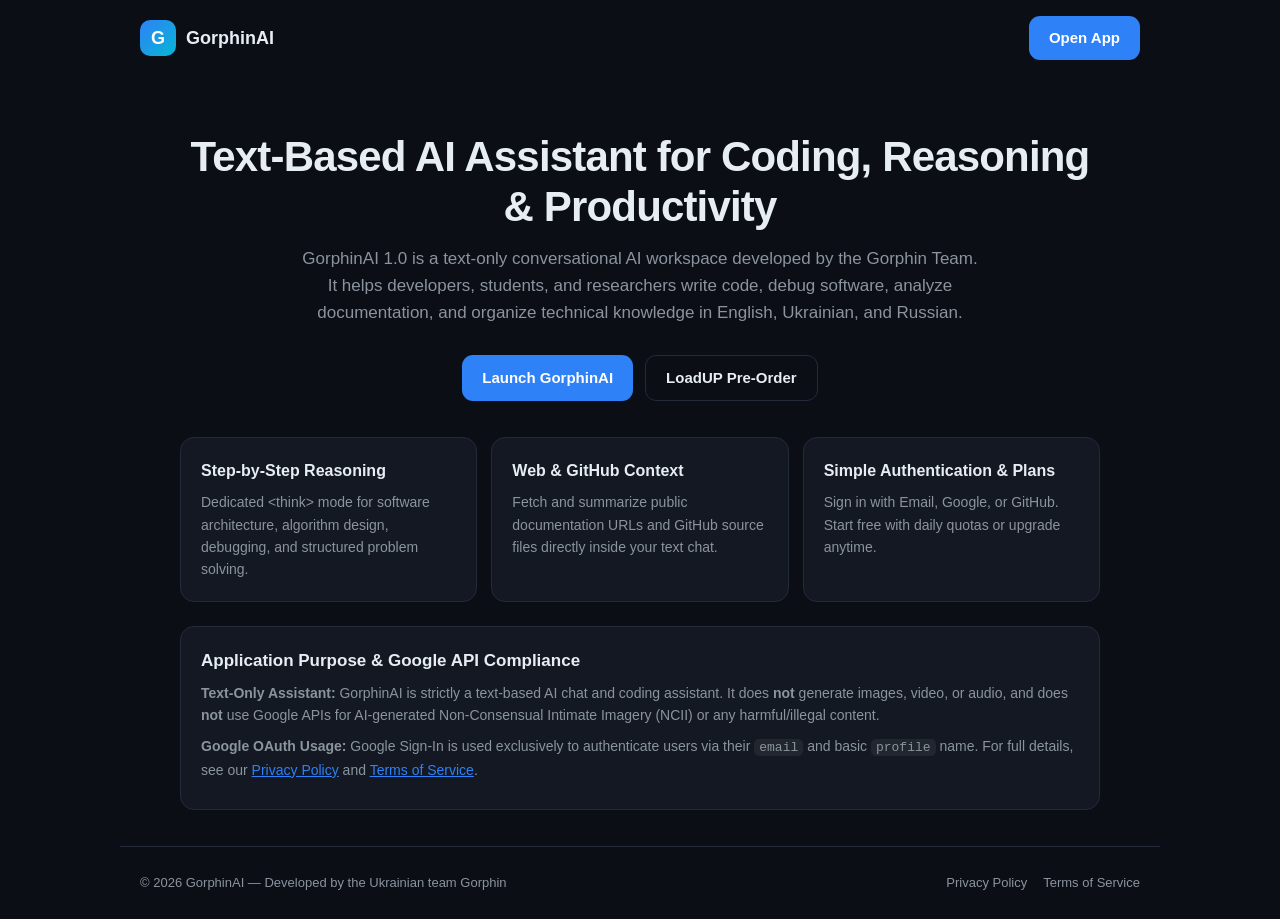
<file: web/index.html>
<!DOCTYPE html>
<html lang="en">
<head>
  <meta charset="UTF-8" />
  <meta name="viewport" content="width=device-width, initial-scale=1.0, viewport-fit=cover" />
  <meta name="theme-color" content="#0b0e14" />
  <title>GorphinAI — Text-Based AI Coding &amp; Reasoning Assistant</title>
  <style>
    :root {
      color-scheme: dark;
      --bg: #0b0e14;
      --card: #131822;
      --border: #232a3b;
      --text: #e6edf3;
      --muted: #8b949e;
      --accent: #2f81f7;
      --accent-hover: #1f6feb;
    }
    * { box-sizing: border-box; margin: 0; padding: 0; -webkit-tap-highlight-color: transparent; }
    html { overflow-x: hidden; }
    body {
      font-family: -apple-system, BlinkMacSystemFont, "Segoe UI", Roboto, sans-serif;
      background: var(--bg);
      color: var(--text);
      min-height: 100dvh;
      display: flex;
      flex-direction: column;
      line-height: 1.6;
      padding-top: env(safe-area-inset-top);
      padding-bottom: env(safe-area-inset-bottom);
      overflow-x: hidden;
    }
    header {
      max-width: 1040px;
      width: 100%;
      margin: 0 auto;
      padding: 16px 20px;
      display: flex;
      align-items: center;
      justify-content: space-between;
      gap: 12px;
    }
    .brand { display: flex; align-items: center; gap: 10px; font-weight: 700; font-size: 18px; }
    .logo {
      width: 36px; height: 36px; border-radius: 10px;
      background: linear-gradient(135deg, #2f81f7, #06b6d4);
      display: flex; align-items: center; justify-content: center; font-weight: 800; color: #fff; flex-shrink: 0;
    }
    .btn {
      display: inline-flex; align-items: center; justify-content: center;
      min-height: 44px; padding: 10px 20px; border-radius: 11px;
      background: var(--accent); color: #fff; text-decoration: none; font-weight: 600; font-size: 15px;
      transition: background 0.15s ease;
    }
    .btn:hover { background: var(--accent-hover); }
    .btn-ghost {
      background: transparent; border: 1px solid var(--border); color: var(--text);
    }
    main {
      flex: 1;
      max-width: 960px;
      width: 100%;
      margin: 0 auto;
      padding: clamp(28px, 6vw, 56px) 20px 36px;
      text-align: center;
    }
    h1 { font-size: clamp(26px, 6.5vw, 42px); line-height: 1.18; margin-bottom: 14px; letter-spacing: -0.02em; }
    .sub { color: var(--muted); font-size: clamp(15px, 3.8vw, 17px); max-width: 680px; margin: 0 auto 28px; }
    .cta-row { display: flex; gap: 12px; justify-content: center; flex-wrap: wrap; margin-bottom: 36px; }
    .grid {
      display: grid;
      grid-template-columns: repeat(auto-fit, minmax(min(100%, 250px), 1fr));
      gap: 14px;
      text-align: left;
      margin-bottom: 24px;
    }
    .card {
      background: var(--card);
      border: 1px solid var(--border);
      border-radius: 14px;
      padding: 20px;
    }
    .card h3 { font-size: 16px; margin-bottom: 8px; }
    .card p { color: var(--muted); font-size: 14px; }
    .compliance {
      background: var(--card);
      border: 1px solid var(--border);
      border-radius: 14px;
      padding: 20px;
      text-align: left;
      margin-top: 14px;
    }
    .compliance h2 { font-size: 17px; margin-bottom: 8px; }
    .compliance p { color: var(--muted); font-size: 14px; margin-bottom: 8px; word-break: break-word; }
    .compliance code { background: rgba(255,255,255,0.06); padding: 1px 5px; border-radius: 5px; font-size: 13px; }
    footer {
      max-width: 1040px;
      width: 100%;
      margin: 0 auto;
      padding: 20px;
      border-top: 1px solid var(--border);
      display: flex;
      justify-content: space-between;
      align-items: center;
      flex-wrap: wrap;
      gap: 12px;
      color: var(--muted);
      font-size: 13px;
    }
    .footer-links { display: flex; gap: 16px; flex-wrap: wrap; }
    footer a { color: var(--muted); text-decoration: none; padding: 6px 0; }
    footer a:hover { color: var(--text); }
    @media (max-width: 560px) {
      .cta-row .btn { width: 100%; }
      footer { flex-direction: column; align-items: flex-start; }
    }
  </style>
</head>
<body>
  <header>
    <div class="brand">
      <div class="logo">G</div>
      <span>GorphinAI</span>
    </div>
    <a class="btn" href="/chat">Open App</a>
  </header>

  <main>
    <h1>Text-Based AI Assistant for Coding, Reasoning &amp; Productivity</h1>
    <p class="sub">
      GorphinAI 1.0 is a text-only conversational AI workspace developed by the Gorphin Team.
      It helps developers, students, and researchers write code, debug software, analyze documentation,
      and organize technical knowledge in English, Ukrainian, and Russian.
    </p>
    <div class="cta-row">
      <a class="btn" href="/chat">Launch GorphinAI</a>
      <a class="btn btn-ghost" href="/loadup">LoadUP Pre-Order</a>
    </div>

    <div class="grid">
      <div class="card">
        <h3>Step-by-Step Reasoning</h3>
        <p>Dedicated &lt;think&gt; mode for software architecture, algorithm design, debugging, and structured problem solving.</p>
      </div>
      <div class="card">
        <h3>Web &amp; GitHub Context</h3>
        <p>Fetch and summarize public documentation URLs and GitHub source files directly inside your text chat.</p>
      </div>
      <div class="card">
        <h3>Simple Authentication &amp; Plans</h3>
        <p>Sign in with Email, Google, or GitHub. Start free with daily quotas or upgrade anytime.</p>
      </div>
    </div>

    <div class="compliance">
      <h2>Application Purpose &amp; Google API Compliance</h2>
      <p>
        <strong>Text-Only Assistant:</strong> GorphinAI is strictly a text-based AI chat and coding assistant.
        It does <strong>not</strong> generate images, video, or audio, and does <strong>not</strong> use Google APIs for
        AI-generated Non-Consensual Intimate Imagery (NCII) or any harmful/illegal content.
      </p>
      <p>
        <strong>Google OAuth Usage:</strong> Google Sign-In is used exclusively to authenticate users via their
        <code>email</code> and basic <code>profile</code> name. For full details, see our
        <a href="/privacy.html" style="color:var(--accent)">Privacy Policy</a> and
        <a href="/terms.html" style="color:var(--accent)">Terms of Service</a>.
      </p>
    </div>
  </main>

  <footer>
    <span>&copy; 2026 GorphinAI — Developed by the Ukrainian team Gorphin</span>
    <div class="footer-links">
      <a href="/privacy.html">Privacy Policy</a>
      <a href="/terms.html">Terms of Service</a>
    </div>
  </footer>
</body>
</html>
</file>
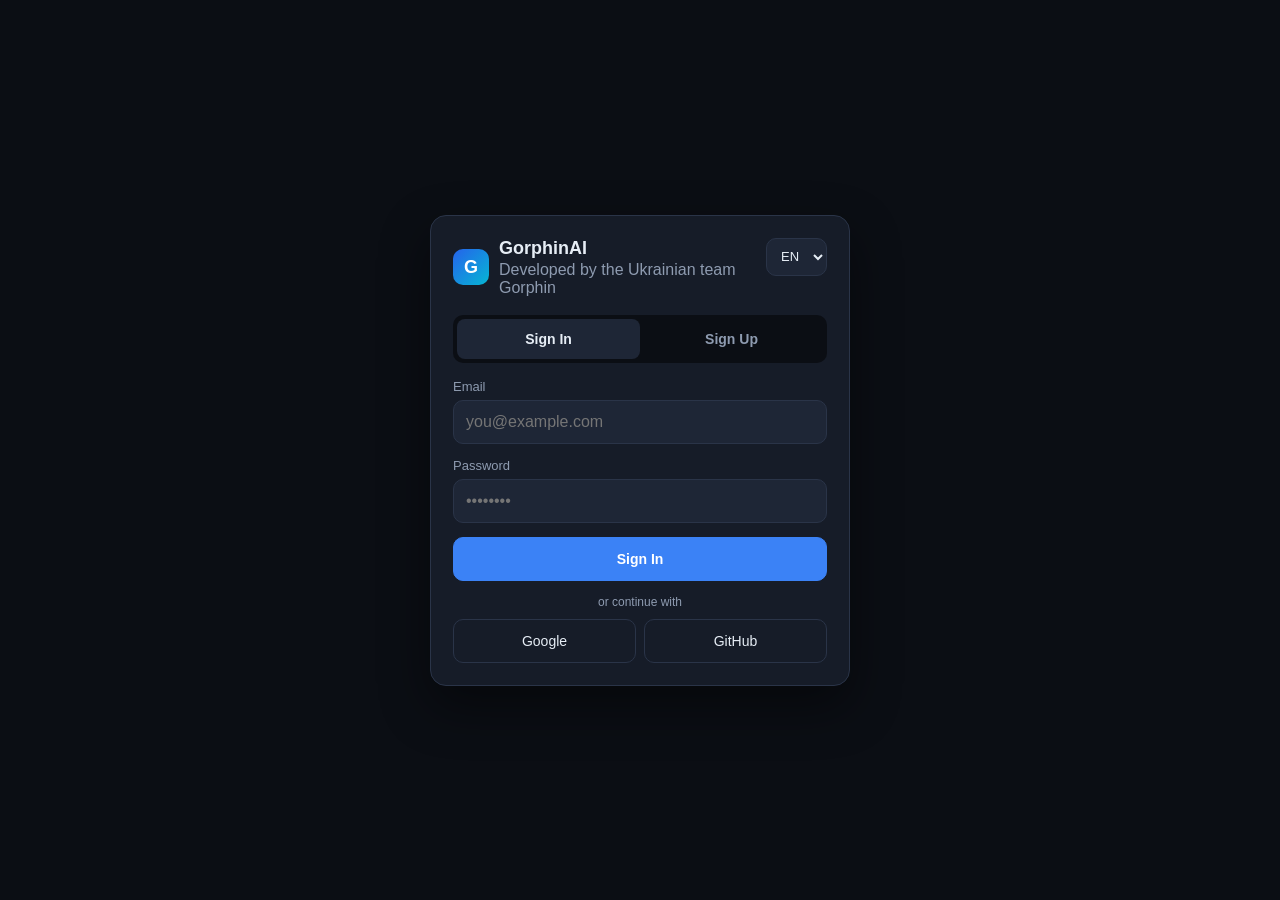
<file: web/chat.html>
<!DOCTYPE html>
<html lang="en">
<head>
  <meta charset="UTF-8" />
  <meta name="viewport" content="width=device-width, initial-scale=1.0, viewport-fit=cover, interactive-widget=resizes-content" />
  <meta name="theme-color" content="#0b0e14" />
  <title>GorphinAI</title>
  <link rel="stylesheet" href="styles.css" />
</head>
<body>
  <!-- AUTH VIEW -->
  <div id="authScreen" class="auth-screen hidden">
    <div class="auth-card">
      <div class="auth-header">
        <div class="brand-row">
          <div class="logo">G</div>
          <div>
            <h1>GorphinAI</h1>
            <p class="muted" data-i18n="brandSubtitle">Разработано украинской командой Gorphin</p>
          </div>
        </div>
        <select id="authLangSelect" class="lang-mini" aria-label="Language">
          <option value="ru">RU</option>
          <option value="uk">UA</option>
          <option value="en">EN</option>
        </select>
      </div>

      <div class="auth-tabs">
        <button id="tabLogin" class="auth-tab active" type="button" data-i18n="loginTab">Вход</button>
        <button id="tabRegister" class="auth-tab" type="button" data-i18n="registerTab">Регистрация</button>
      </div>

      <form id="authForm" class="auth-form">
        <label id="usernameField" class="field hidden">
          <span data-i18n="usernameLabel">Имя пользователя</span>
          <input id="authUsername" type="text" maxlength="40" autocomplete="username" placeholder="Alex" />
        </label>
        <label class="field">
          <span data-i18n="emailLabel">Email</span>
          <input id="authEmail" type="email" required autocomplete="email" inputmode="email" placeholder="you@example.com" />
        </label>
        <label class="field">
          <span data-i18n="passwordLabel">Пароль</span>
          <input id="authPassword" type="password" required minlength="6" autocomplete="current-password" placeholder="••••••••" />
        </label>
        <div id="authError" class="form-error hidden"></div>
        <button id="authSubmitBtn" class="btn btn-primary btn-full" type="submit" data-i18n="loginBtn">Войти</button>
      </form>
      <div class="oauth-divider">or continue with</div>
      <div class="oauth-row">
        <button id="oauthGoogleBtn" class="btn btn-outline btn-full" type="button">Google</button>
        <button id="oauthGithubBtn" class="btn btn-outline btn-full" type="button">GitHub</button>
      </div>
    </div>
  </div>

  <!-- MAIN PRODUCTION APP -->
  <div id="mainApp" class="layout hidden">
    <aside id="sidebar" class="sidebar" aria-label="Chat history">
      <div class="sidebar-top">
        <div class="sidebar-brand-head">
          <div class="brand-row">
            <div class="logo">G</div>
            <div>
              <div class="brand-title">GorphinAI <span class="ver">1.0</span></div>
              <div class="brand-sub" data-i18n="brandShort">by Gorphin Team</div>
            </div>
          </div>
          <button id="closeSidebarBtn" class="icon-btn mobile-only" type="button" aria-label="Close sidebar">✕</button>
        </div>
        <button id="newChatBtn" class="btn btn-primary btn-full" type="button" data-i18n="newChat">+ Новый чат</button>
      </div>

      <div id="chatList" class="chat-list"></div>

      <div class="sidebar-footer">
        <div class="quota-card">
          <div class="quota-head">
            <span id="userPlanBadge" class="plan-badge plan-free">Free</span>
            <button id="openPlansBtn" class="link-btn" type="button" data-i18n="upgradeBtn">Тарифы</button>
          </div>
          <div class="quota-lines">
            <div class="quota-row">
              <span data-i18n="qMessages">Сообщения (24ч / 4ч)</span>
              <strong id="qMsgVal">0/15 · 0/5</strong>
            </div>
            <div class="quota-row">
              <span data-i18n="qThink">Thinking (&lt;think&gt;)</span>
              <strong id="qThinkVal">0/2</strong>
            </div>
            <div class="quota-row">
              <span data-i18n="qWeb">Веб / URL / GitHub</span>
              <strong id="qWebVal">0/3</strong>
            </div>
          </div>
        </div>

        <div class="user-bar">
          <div class="user-info">
            <div id="sidebarUsername" class="user-name">User</div>
            <div id="sidebarEmail" class="user-email">user@example.com</div>
          </div>
          <button id="openSettingsBtn" class="icon-btn" type="button" title="Settings" aria-label="Settings">⚙</button>
        </div>
      </div>
    </aside>

    <div id="sidebarBackdrop" class="backdrop hidden"></div>

    <section class="workspace">
      <header class="topbar">
        <div class="topbar-left">
          <button id="mobileMenuBtn" class="icon-btn mobile-only" type="button" aria-label="Open menu">☰</button>
          <h2 id="currentChatTitle" class="chat-heading">GorphinAI</h2>
        </div>
        <div class="topbar-right">
          <button id="topPlansBtn" class="btn btn-outline btn-sm" type="button" data-i18n="tariffsTitle">Тарифы</button>
          <button id="topSettingsBtn" class="icon-btn" type="button" title="Settings" aria-label="Settings">⚙</button>
        </div>
      </header>

      <div id="renewBanner" class="renew-banner hidden">
        <span id="renewText"></span>
        <button id="renewBtn" class="btn btn-primary btn-sm" type="button" data-i18n="renewBtn">Продлить (+30 дней)</button>
      </div>

      <main id="chatLog" class="chat-log">
        <div id="welcomeBox" class="welcome">
          <div class="logo logo-lg">G</div>
          <h2 data-i18n="welcomeTitle">Чем могу помочь сегодня?</h2>
          <p data-i18n="welcomeSub">Универсальный ИИ-ассистент с режимом размышлений (&lt;think&gt;), поиском в интернете и анализом кода/URL.</p>
        </div>
      </main>

      <form id="chatForm" class="composer-wrap">
        <div class="composer-box">
          <textarea
            id="promptInput"
            rows="1"
            enterkeyhint="send"
            data-i18n-placeholder="inputPlaceholder"
            placeholder="Напишите сообщение или вставьте ссылку / GitHub URL..."
          ></textarea>
          <div class="composer-toolbar">
            <div class="tool-pills">
              <button id="thinkBtn" class="pill pill-auto" type="button"></button>
              <button id="webBtn" class="pill" type="button"></button>
            </div>
            <button id="sendBtn" class="btn btn-primary send-btn" type="submit" data-i18n="sendBtn">Отправить</button>
          </div>
        </div>
      </form>
    </section>
  </div>

  <!-- SETTINGS MODAL -->
  <div id="settingsModal" class="modal hidden" role="dialog" aria-modal="true">
    <div class="modal-card">
      <div class="modal-head">
        <h3 data-i18n="settingsTitle">Настройки</h3>
        <button class="close-modal icon-btn" data-close="settingsModal" type="button" aria-label="Close">✕</button>
      </div>
      <div class="modal-body">
        <label class="field">
          <span data-i18n="interfaceLang">Язык интерфейса и ответов</span>
          <select id="settingsLangSelect">
            <option value="en">🇬🇧 English</option>
            <option value="uk">🇺🇦 Українська</option>
            <option value="ru">🇷🇺 Русский</option>
          </select>
        </label>
        <label class="field">
          <span data-i18n="usernameLabel">Имя пользователя</span>
          <input id="settingsUsername" type="text" maxlength="40" />
        </label>
        <div id="settingsSavedMsg" class="saved-msg hidden" data-i18n="savedMsg">Сохранено!</div>
      </div>
      <div class="modal-foot">
        <button id="logoutBtn" class="btn btn-danger" type="button" data-i18n="logoutBtn">Выйти из аккаунта</button>
        <button id="saveSettingsBtn" class="btn btn-primary" type="button" data-i18n="saveBtn">Сохранить</button>
      </div>
    </div>
  </div>

  <!-- TARIFFS / PAYGATE.TO MODAL -->
  <div id="plansModal" class="modal hidden" role="dialog" aria-modal="true">
    <div class="modal-card modal-wide">
      <div class="modal-head">
        <div>
          <h3 data-i18n="tariffsTitle">Тарифные планы GorphinAI</h3>
          <p class="muted small" data-i18n="tariffsSubtitle">Безопасная оплата картой или криптовалютой через PayGate.to</p>
        </div>
        <button class="close-modal icon-btn" data-close="plansModal" type="button" aria-label="Close">✕</button>
      </div>
      <div class="billing-toggle-row">
        <button id="billMonthly" class="bill-btn active" type="button" data-i18n="monthly">Помесячно</button>
        <button id="billYearly" class="bill-btn" type="button" data-i18n="yearly">На год (выгоднее)</button>
      </div>
      <div id="plansError" class="form-error hidden"></div>
      <div id="plansGrid" class="plans-grid"></div>
    </div>
  </div>

  <script src="app.js"></script>
</body>
</html>
</file>
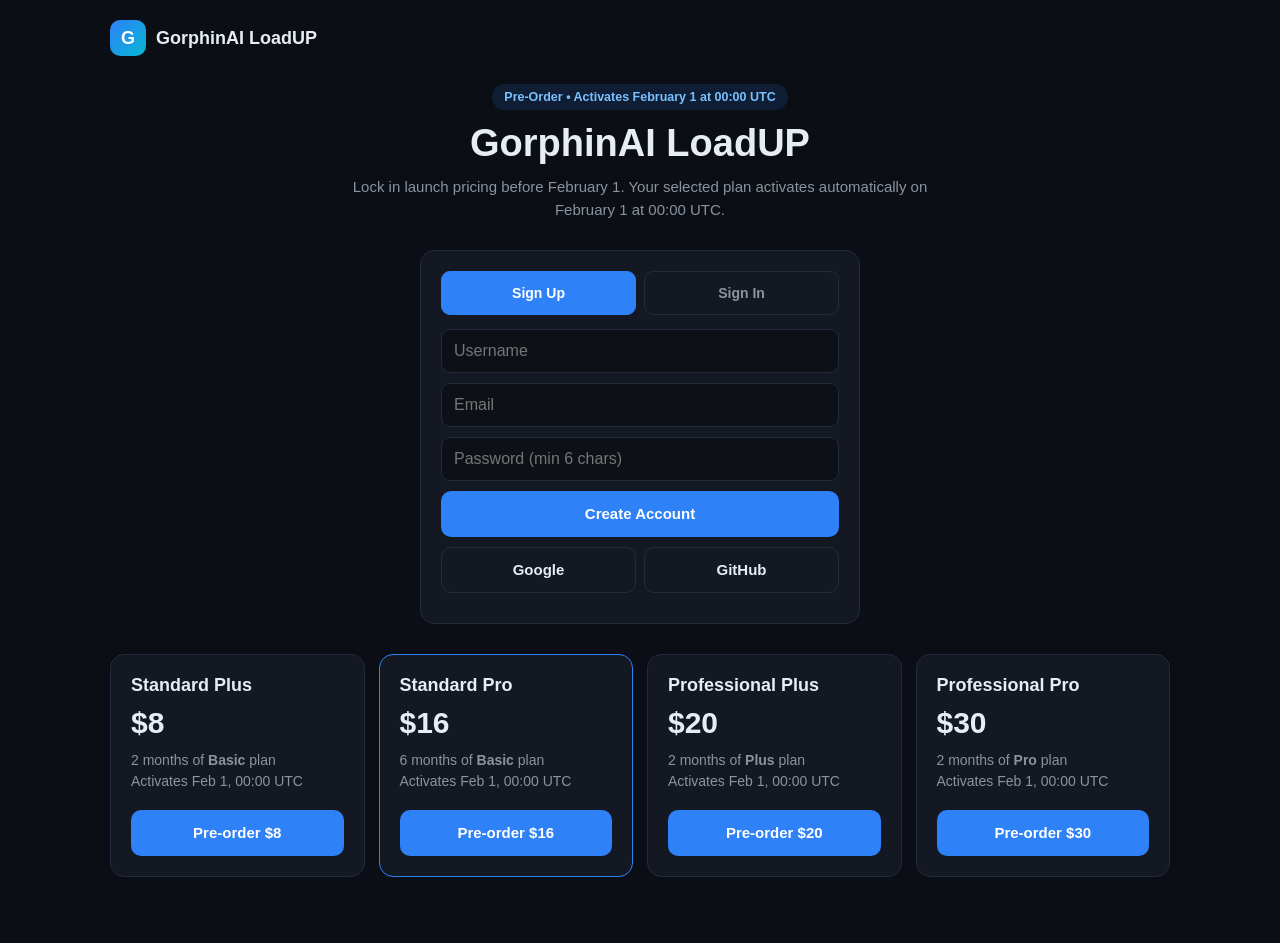
<file: web/loadup.html>
<!DOCTYPE html>
<html lang="en">
<head>
  <meta charset="UTF-8" />
  <meta name="viewport" content="width=device-width, initial-scale=1.0, viewport-fit=cover" />
  <meta name="theme-color" content="#0b0e14" />
  <title>GorphinAI LoadUP — Pre-Order</title>
  <style>
    :root {
      color-scheme: dark;
      --bg: #0b0e14;
      --card: #131822;
      --border: #232a3b;
      --text: #e6edf3;
      --muted: #8b949e;
      --accent: #2f81f7;
      --accent-hover: #1f6feb;
      --ok: #3fb950;
      --err: #f85149;
    }
    * { box-sizing: border-box; margin: 0; padding: 0; -webkit-tap-highlight-color: transparent; }
    body {
      font-family: -apple-system, BlinkMacSystemFont, "Segoe UI", Roboto, sans-serif;
      background: var(--bg);
      color: var(--text);
      min-height: 100dvh;
      padding: calc(20px + env(safe-area-inset-top)) 16px calc(48px + env(safe-area-inset-bottom));
    }
    .wrap { max-width: 1060px; margin: 0 auto; }
    header { display: flex; justify-content: space-between; align-items: center; margin-bottom: 28px; flex-wrap: wrap; gap: 12px; }
    .brand { display: flex; align-items: center; gap: 10px; font-weight: 700; font-size: 18px; text-decoration: none; color: var(--text); }
    .logo { width: 36px; height: 36px; border-radius: 10px; background: linear-gradient(135deg, #2f81f7, #06b6d4); display: flex; align-items: center; justify-content: center; font-weight: 800; color: #fff; flex-shrink: 0; }
    .hero { text-align: center; margin-bottom: 28px; }
    .badge { display: inline-block; padding: 6px 12px; border-radius: 999px; background: rgba(47,129,247,0.14); color: #79c0ff; font-size: 12.5px; font-weight: 600; margin-bottom: 12px; }
    h1 { font-size: clamp(26px, 6.5vw, 38px); margin-bottom: 10px; }
    .sub { color: var(--muted); font-size: 15px; max-width: 620px; margin: 0 auto; line-height: 1.55; }
    .auth-box {
      max-width: 440px; margin: 0 auto 30px; background: var(--card); border: 1px solid var(--border);
      border-radius: 14px; padding: 20px;
    }
    .tabs { display: flex; gap: 8px; margin-bottom: 14px; }
    .tab { flex: 1; min-height: 44px; padding: 8px; border-radius: 9px; border: 1px solid var(--border); background: transparent; color: var(--muted); cursor: pointer; font-weight: 600; font-size: 14px; }
    .tab.active { background: var(--accent); color: #fff; border-color: var(--accent); }
    input {
      width: 100%; min-height: 44px; padding: 10px 12px; border-radius: 9px; border: 1px solid var(--border);
      background: #0d1117; color: var(--text); margin-bottom: 10px; font-size: 16px;
    }
    .btn {
      width: 100%; min-height: 46px; padding: 10px 16px; border-radius: 10px; border: none; background: var(--accent);
      color: #fff; font-weight: 600; font-size: 15px; cursor: pointer; text-decoration: none;
      display: inline-flex; align-items: center; justify-content: center; text-align: center;
    }
    .btn:hover { background: var(--accent-hover); }
    .btn-ghost { background: transparent; border: 1px solid var(--border); color: var(--text); }
    .oauth-row { display: flex; gap: 8px; margin-top: 10px; }
    .msg { font-size: 13.5px; margin-top: 10px; color: var(--err); text-align: center; }
    .msg.ok { color: var(--ok); }
    .user-bar {
      max-width: 680px; margin: 0 auto 24px; background: var(--card); border: 1px solid var(--border);
      border-radius: 12px; padding: 14px 16px; display: none; justify-content: space-between; align-items: center; flex-wrap: wrap; gap: 10px;
    }
    .grid { display: grid; grid-template-columns: repeat(auto-fit, minmax(min(100%, 225px), 1fr)); gap: 14px; }
    .tier {
      background: var(--card); border: 1px solid var(--border); border-radius: 14px; padding: 20px;
      display: flex; flex-direction: column; justify-content: space-between;
    }
    .tier.featured { border-color: var(--accent); }
    .tier h3 { font-size: 18px; margin-bottom: 6px; }
    .price { font-size: 30px; font-weight: 800; margin: 10px 0; }
    .desc { color: var(--muted); font-size: 14px; margin-bottom: 18px; line-height: 1.5; }
    .hidden { display: none !important; }
  </style>
</head>
<body>
  <div class="wrap">
    <header>
      <a class="brand" href="/">
        <div class="logo">G</div>
        <span>GorphinAI LoadUP</span>
      </a>
    </header>

    <div class="hero">
      <div class="badge">Pre-Order • Activates February 1 at 00:00 UTC</div>
      <h1>GorphinAI LoadUP</h1>
      <p class="sub">
        Lock in launch pricing before February 1. Your selected plan activates automatically on February 1 at 00:00 UTC.
      </p>
    </div>

    <div id="userBar" class="user-bar">
      <div>
        <strong id="userEmail"></strong>
        <div id="pendingInfo" style="font-size:12.5px;color:#3fb950;margin-top:4px"></div>
      </div>
      <button id="logoutBtn" class="btn btn-ghost" style="width:auto;padding:8px 16px">Sign Out</button>
    </div>

    <div id="authBox" class="auth-box">
      <div class="tabs">
        <button id="tReg" class="tab active" type="button">Sign Up</button>
        <button id="tLog" class="tab" type="button">Sign In</button>
      </div>
      <form id="authForm">
        <input id="uName" type="text" placeholder="Username" maxlength="40" autocomplete="username" />
        <input id="uEmail" type="email" required placeholder="Email" autocomplete="email" inputmode="email" />
        <input id="uPass" type="password" required minlength="6" placeholder="Password (min 6 chars)" autocomplete="current-password" />
        <button class="btn" type="submit" id="authBtn">Create Account</button>
      </form>
      <div class="oauth-row">
        <button id="gBtn" class="btn btn-ghost" type="button">Google</button>
        <button id="ghBtn" class="btn btn-ghost" type="button">GitHub</button>
      </div>
      <div id="authMsg" class="msg"></div>
    </div>

    <div class="grid">
      <div class="tier">
        <div>
          <h3>Standard Plus</h3>
          <div class="price">$8</div>
          <p class="desc">2 months of <strong>Basic</strong> plan<br />Activates Feb 1, 00:00 UTC</p>
        </div>
        <button class="btn buy-btn" data-tier="standart_plus">Pre-order $8</button>
      </div>
      <div class="tier featured">
        <div>
          <h3>Standard Pro</h3>
          <div class="price">$16</div>
          <p class="desc">6 months of <strong>Basic</strong> plan<br />Activates Feb 1, 00:00 UTC</p>
        </div>
        <button class="btn buy-btn" data-tier="standart_pro">Pre-order $16</button>
      </div>
      <div class="tier">
        <div>
          <h3>Professional Plus</h3>
          <div class="price">$20</div>
          <p class="desc">2 months of <strong>Plus</strong> plan<br />Activates Feb 1, 00:00 UTC</p>
        </div>
        <button class="btn buy-btn" data-tier="professional_plus">Pre-order $20</button>
      </div>
      <div class="tier">
        <div>
          <h3>Professional Pro</h3>
          <div class="price">$30</div>
          <p class="desc">2 months of <strong>Pro</strong> plan<br />Activates Feb 1, 00:00 UTC</p>
        </div>
        <button class="btn buy-btn" data-tier="professional_pro">Pre-order $30</button>
      </div>
    </div>
    <div id="buyMsg" class="msg" style="margin-top:18px"></div>
  </div>

  <script>
    const API_BASE = "https://cloud-worker.gorphinai.pp.ua";
    const TOKEN_KEY = "gorphin_auth_token";
    let mode = "register";

    if (window.location.hash.startsWith("#oauth_token=")) {
      const tok = decodeURIComponent(window.location.hash.slice("#oauth_token=".length));
      if (tok) {
        localStorage.setItem(TOKEN_KEY, tok);
        history.replaceState(null, "", window.location.pathname);
      }
    }

    const tReg = document.getElementById("tReg");
    const tLog = document.getElementById("tLog");
    const uName = document.getElementById("uName");
    const authBtn = document.getElementById("authBtn");
    const authMsg = document.getElementById("authMsg");
    const buyMsg = document.getElementById("buyMsg");

    function setMode(m) {
      mode = m;
      tReg.classList.toggle("active", m === "register");
      tLog.classList.toggle("active", m === "login");
      uName.classList.toggle("hidden", m === "login");
      authBtn.textContent = m === "login" ? "Sign In" : "Create Account";
      authMsg.textContent = "";
    }
    tReg.onclick = () => setMode("register");
    tLog.onclick = () => setMode("login");

    async function loadMe() {
      const tok = localStorage.getItem(TOKEN_KEY);
      if (!tok) return;
      const r = await fetch(`${API_BASE}/api/auth/me`, { headers: { "X-Session-Token": tok } });
      if (!r.ok) { localStorage.removeItem(TOKEN_KEY); return; }
      const d = await r.json();
      document.getElementById("authBox").classList.add("hidden");
      document.getElementById("userBar").style.display = "flex";
      document.getElementById("userEmail").textContent = `${d.user.username} (${d.user.email})`;
      const sr = await fetch(`${API_BASE}/api/billing/loadup-status`, { headers: { "X-Session-Token": tok } });
      if (sr.ok) {
        const sd = await sr.json();
        if (sd.pending) {
          document.getElementById("pendingInfo").textContent =
            `Pre-order active: ${sd.pending.tier_name} (${sd.pending.months} mo ${sd.pending.plan}) — activates Feb 1, 00:00 UTC`;
        }
      }
    }

    document.getElementById("authForm").onsubmit = async (e) => {
      e.preventDefault();
      authMsg.textContent = "";
      const email = document.getElementById("uEmail").value.trim();
      const password = document.getElementById("uPass").value;
      const username = uName.value.trim() || email.split("@")[0];
      const path = mode === "login" ? "/api/auth/login" : "/api/auth/register";
      const body = mode === "login" ? { email, password } : { email, username, password, ui_lang: "en" };
      const r = await fetch(`${API_BASE}${path}`, {
        method: "POST",
        headers: { "Content-Type": "application/json" },
        body: JSON.stringify(body),
      });
      const d = await r.json().catch(() => ({}));
      if (!r.ok) { authMsg.textContent = d.detail || "Auth failed"; return; }
      localStorage.setItem(TOKEN_KEY, d.token);
      loadMe();
    };

    document.getElementById("gBtn").onclick = () => {
      window.location.href = `${API_BASE}/api/auth/oauth/google?frontend=${encodeURIComponent(window.location.origin + "/loadup")}`;
    };
    document.getElementById("ghBtn").onclick = () => {
      window.location.href = `${API_BASE}/api/auth/oauth/github?frontend=${encodeURIComponent(window.location.origin + "/loadup")}`;
    };
    document.getElementById("logoutBtn").onclick = () => {
      localStorage.removeItem(TOKEN_KEY);
      location.reload();
    };

    document.querySelectorAll(".buy-btn").forEach((btn) => {
      btn.onclick = async () => {
        buyMsg.textContent = "";
        const tok = localStorage.getItem(TOKEN_KEY);
        if (!tok) { buyMsg.textContent = "Please sign up or sign in above first."; return; }
        const r = await fetch(`${API_BASE}/api/billing/loadup-checkout`, {
          method: "POST",
          headers: { "Content-Type": "application/json", "X-Session-Token": tok },
          body: JSON.stringify({ tier_id: btn.dataset.tier }),
        });
        const d = await r.json().catch(() => ({}));
        if (!r.ok) { buyMsg.textContent = d.detail || "Checkout failed"; return; }
        window.location.href = d.checkout_url;
      };
    });

    loadMe();
  </script>
</body>
</html>
</file>
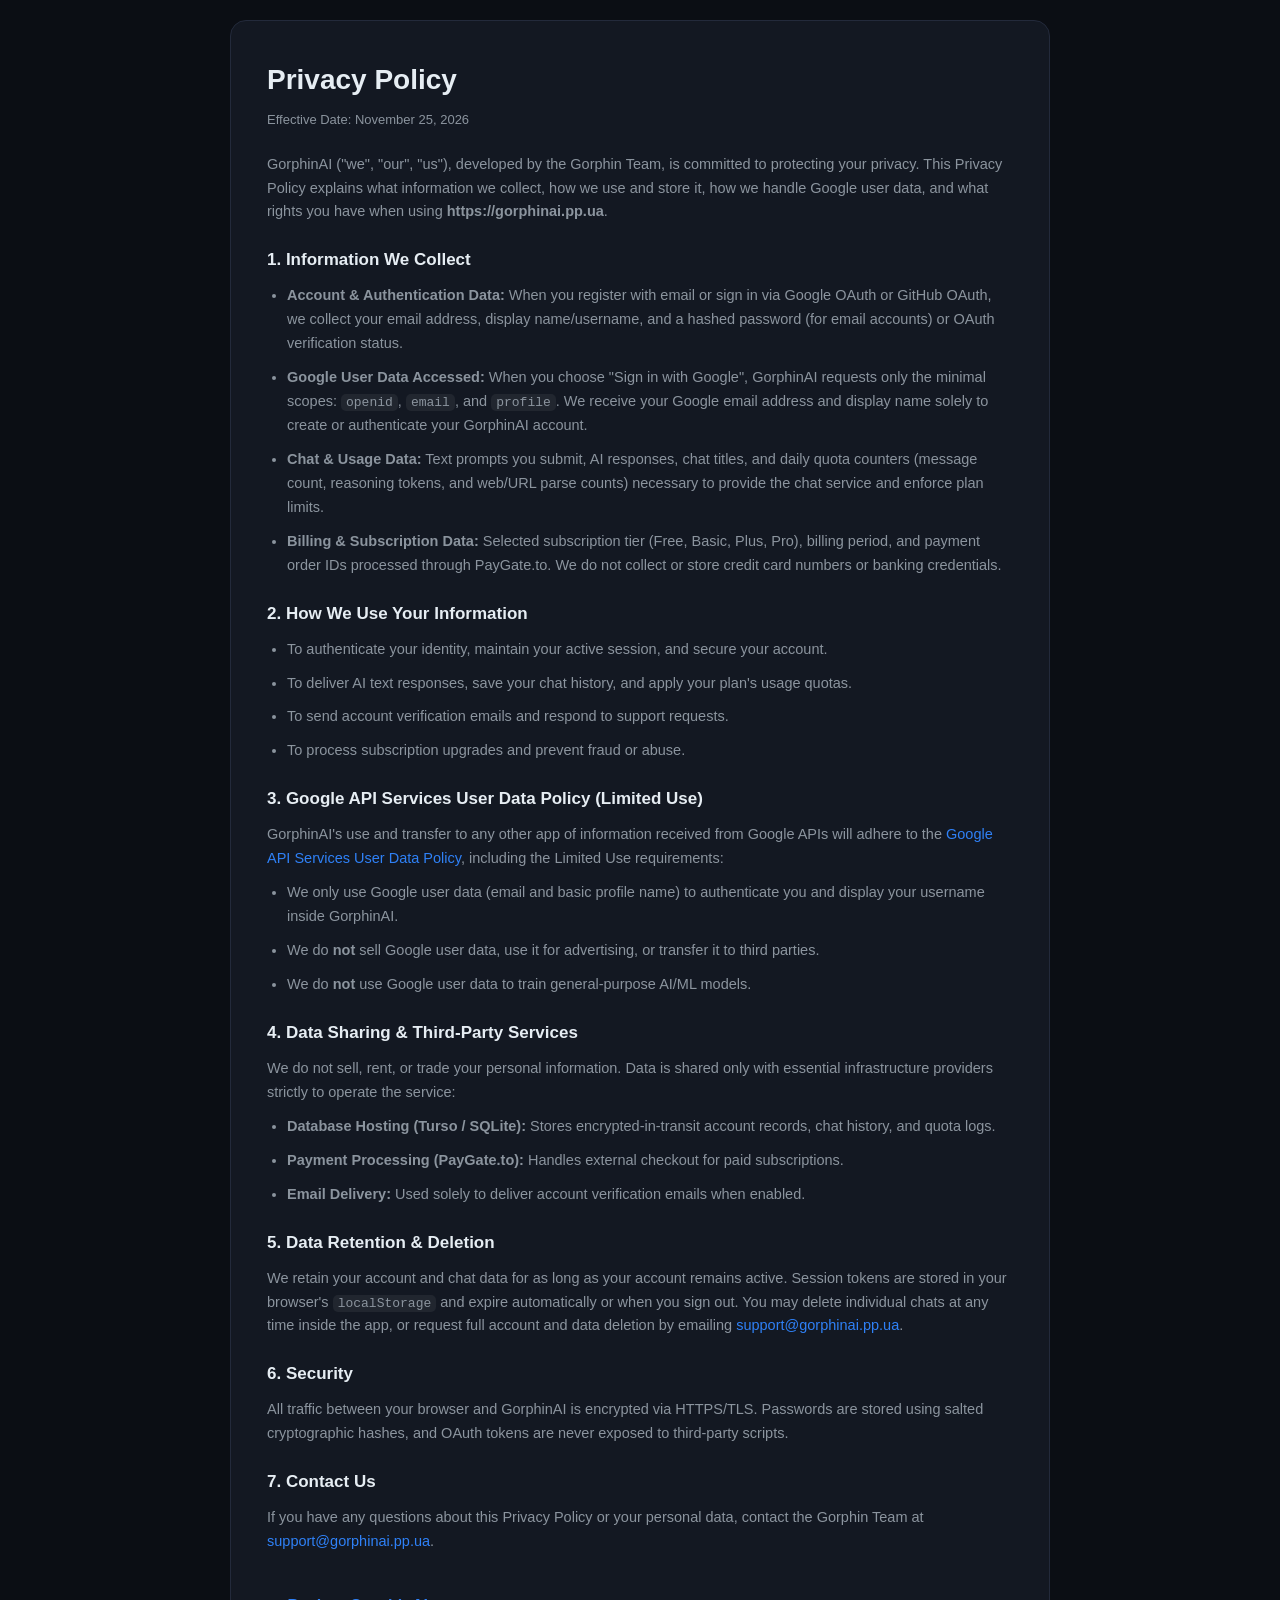
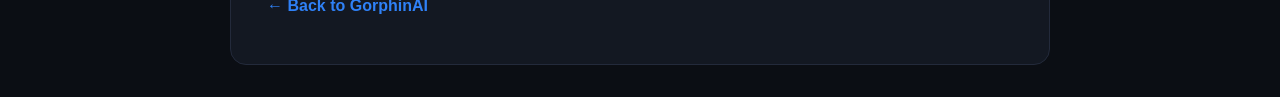
<file: web/privacy.html>
<!DOCTYPE html>
<html lang="en">
<head>
  <meta charset="UTF-8" />
  <meta name="viewport" content="width=device-width, initial-scale=1.0, viewport-fit=cover" />
  <meta name="theme-color" content="#0b0e14" />
  <title>Privacy Policy — GorphinAI</title>
  <style>
    :root { color-scheme: dark; --bg: #0b0e14; --card: #131822; --border: #232a3b; --text: #e6edf3; --muted: #8b949e; --accent: #2f81f7; }
    * { box-sizing: border-box; margin: 0; padding: 0; }
    body {
      font-family: -apple-system, BlinkMacSystemFont, "Segoe UI", Roboto, sans-serif;
      background: var(--bg); color: var(--text); line-height: 1.65;
      padding: calc(20px + env(safe-area-inset-top)) 14px calc(32px + env(safe-area-inset-bottom));
    }
    .wrap { max-width: 820px; margin: 0 auto; background: var(--card); border: 1px solid var(--border); border-radius: 16px; padding: clamp(20px, 5vw, 36px); }
    h1 { font-size: clamp(24px, 6vw, 28px); margin-bottom: 6px; }
    .updated { color: var(--muted); font-size: 13px; margin-bottom: 22px; }
    h2 { font-size: 17px; margin: 22px 0 10px; color: var(--text); }
    p, li { color: var(--muted); font-size: 14.5px; margin-bottom: 10px; overflow-wrap: anywhere; }
    ul { padding-left: 20px; margin-bottom: 12px; }
    code { background: rgba(255,255,255,0.06); padding: 1px 5px; border-radius: 5px; font-size: 13px; }
    a { color: var(--accent); text-decoration: none; }
    a:hover { text-decoration: underline; }
    .back { display: inline-flex; align-items: center; min-height: 44px; margin-top: 20px; font-weight: 600; }
  </style>
</head>
<body>
  <div class="wrap">
    <h1>Privacy Policy</h1>
    <div class="updated">Effective Date: November 25, 2026</div>
    <p>
      GorphinAI ("we", "our", "us"), developed by the Gorphin Team, is committed to protecting your privacy.
      This Privacy Policy explains what information we collect, how we use and store it, how we handle Google user data,
      and what rights you have when using <strong>https://gorphinai.pp.ua</strong>.
    </p>

    <h2>1. Information We Collect</h2>
    <ul>
      <li><strong>Account &amp; Authentication Data:</strong> When you register with email or sign in via Google OAuth or GitHub OAuth, we collect your email address, display name/username, and a hashed password (for email accounts) or OAuth verification status.</li>
      <li><strong>Google User Data Accessed:</strong> When you choose "Sign in with Google", GorphinAI requests only the minimal scopes: <code>openid</code>, <code>email</code>, and <code>profile</code>. We receive your Google email address and display name solely to create or authenticate your GorphinAI account.</li>
      <li><strong>Chat &amp; Usage Data:</strong> Text prompts you submit, AI responses, chat titles, and daily quota counters (message count, reasoning tokens, and web/URL parse counts) necessary to provide the chat service and enforce plan limits.</li>
      <li><strong>Billing &amp; Subscription Data:</strong> Selected subscription tier (Free, Basic, Plus, Pro), billing period, and payment order IDs processed through PayGate.to. We do not collect or store credit card numbers or banking credentials.</li>
    </ul>

    <h2>2. How We Use Your Information</h2>
    <ul>
      <li>To authenticate your identity, maintain your active session, and secure your account.</li>
      <li>To deliver AI text responses, save your chat history, and apply your plan's usage quotas.</li>
      <li>To send account verification emails and respond to support requests.</li>
      <li>To process subscription upgrades and prevent fraud or abuse.</li>
    </ul>

    <h2>3. Google API Services User Data Policy (Limited Use)</h2>
    <p>
      GorphinAI's use and transfer to any other app of information received from Google APIs will adhere to the
      <a href="https://developers.google.com/terms/api-services-user-data-policy" target="_blank" rel="noopener">Google API Services User Data Policy</a>,
      including the Limited Use requirements:
    </p>
    <ul>
      <li>We only use Google user data (email and basic profile name) to authenticate you and display your username inside GorphinAI.</li>
      <li>We do <strong>not</strong> sell Google user data, use it for advertising, or transfer it to third parties.</li>
      <li>We do <strong>not</strong> use Google user data to train general-purpose AI/ML models.</li>
    </ul>

    <h2>4. Data Sharing &amp; Third-Party Services</h2>
    <p>We do not sell, rent, or trade your personal information. Data is shared only with essential infrastructure providers strictly to operate the service:</p>
    <ul>
      <li><strong>Database Hosting (Turso / SQLite):</strong> Stores encrypted-in-transit account records, chat history, and quota logs.</li>
      <li><strong>Payment Processing (PayGate.to):</strong> Handles external checkout for paid subscriptions.</li>
      <li><strong>Email Delivery:</strong> Used solely to deliver account verification emails when enabled.</li>
    </ul>

    <h2>5. Data Retention &amp; Deletion</h2>
    <p>
      We retain your account and chat data for as long as your account remains active. Session tokens are stored in your browser's
      <code>localStorage</code> and expire automatically or when you sign out. You may delete individual chats at any time inside the app,
      or request full account and data deletion by emailing <a href="mailto:support@gorphinai.pp.ua">support@gorphinai.pp.ua</a>.
    </p>

    <h2>6. Security</h2>
    <p>
      All traffic between your browser and GorphinAI is encrypted via HTTPS/TLS. Passwords are stored using salted cryptographic hashes,
      and OAuth tokens are never exposed to third-party scripts.
    </p>

    <h2>7. Contact Us</h2>
    <p>
      If you have any questions about this Privacy Policy or your personal data, contact the Gorphin Team at
      <a href="mailto:support@gorphinai.pp.ua">support@gorphinai.pp.ua</a>.
    </p>

    <a class="back" href="/">← Back to GorphinAI</a>
  </div>
</body>
</html>
</file>
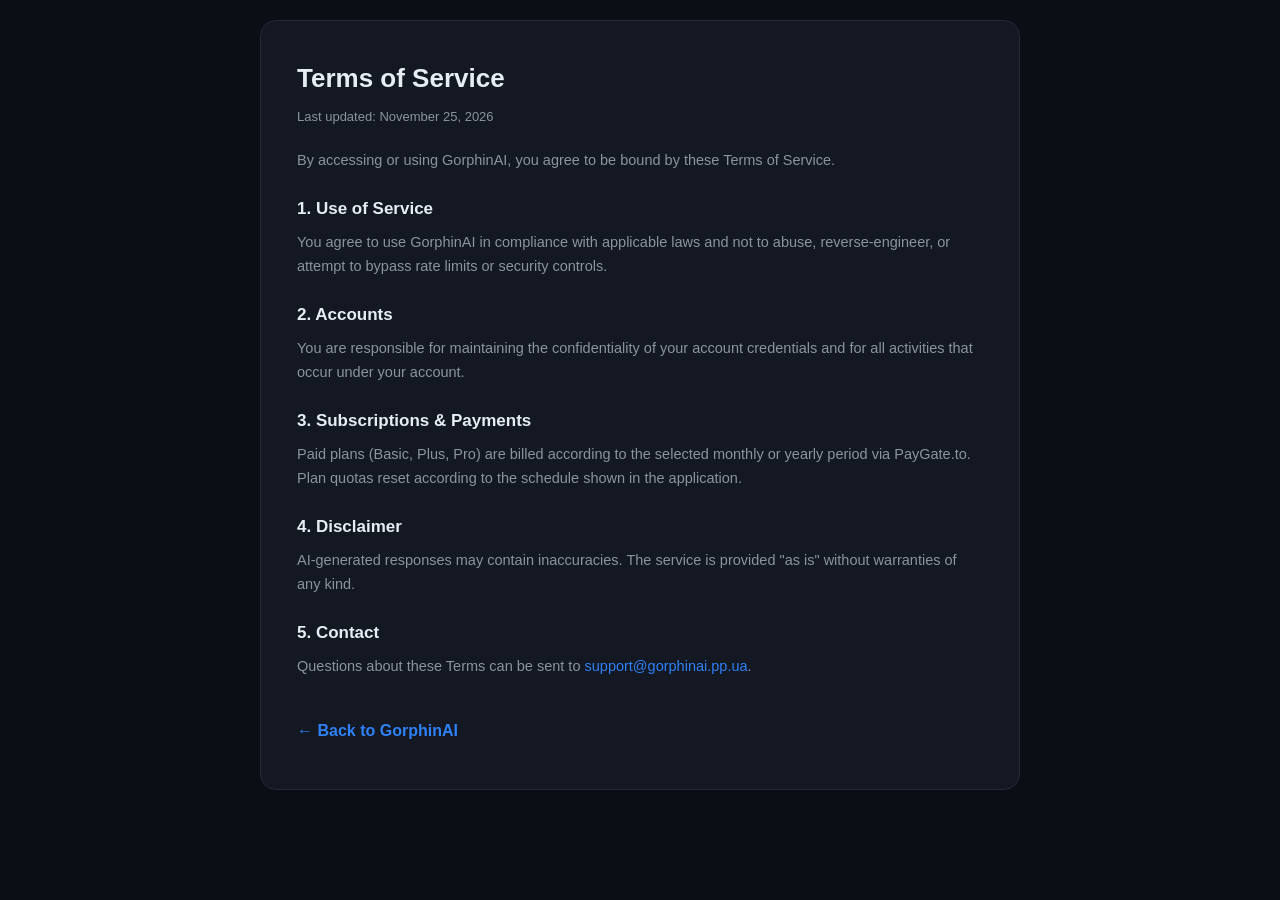
<file: web/terms.html>
<!DOCTYPE html>
<html lang="en">
<head>
  <meta charset="UTF-8" />
  <meta name="viewport" content="width=device-width, initial-scale=1.0, viewport-fit=cover" />
  <meta name="theme-color" content="#0b0e14" />
  <title>Terms of Service — GorphinAI</title>
  <style>
    :root { color-scheme: dark; --bg: #0b0e14; --card: #131822; --border: #232a3b; --text: #e6edf3; --muted: #8b949e; --accent: #2f81f7; }
    * { box-sizing: border-box; margin: 0; padding: 0; }
    body {
      font-family: -apple-system, BlinkMacSystemFont, "Segoe UI", Roboto, sans-serif;
      background: var(--bg); color: var(--text); line-height: 1.65;
      padding: calc(20px + env(safe-area-inset-top)) 14px calc(32px + env(safe-area-inset-bottom));
    }
    .wrap { max-width: 760px; margin: 0 auto; background: var(--card); border: 1px solid var(--border); border-radius: 16px; padding: clamp(20px, 5vw, 36px); }
    h1 { font-size: clamp(23px, 6vw, 26px); margin-bottom: 6px; }
    .updated { color: var(--muted); font-size: 13px; margin-bottom: 22px; }
    h2 { font-size: 17px; margin: 22px 0 8px; }
    p, li { color: var(--muted); font-size: 14.5px; margin-bottom: 10px; overflow-wrap: anywhere; }
    ul { padding-left: 20px; }
    a { color: var(--accent); text-decoration: none; }
    a:hover { text-decoration: underline; }
    .back { display: inline-flex; align-items: center; min-height: 44px; margin-top: 20px; font-weight: 600; }
  </style>
</head>
<body>
  <div class="wrap">
    <h1>Terms of Service</h1>
    <div class="updated">Last updated: November 25, 2026</div>
    <p>By accessing or using GorphinAI, you agree to be bound by these Terms of Service.</p>

    <h2>1. Use of Service</h2>
    <p>You agree to use GorphinAI in compliance with applicable laws and not to abuse, reverse-engineer, or attempt to bypass rate limits or security controls.</p>

    <h2>2. Accounts</h2>
    <p>You are responsible for maintaining the confidentiality of your account credentials and for all activities that occur under your account.</p>

    <h2>3. Subscriptions &amp; Payments</h2>
    <p>Paid plans (Basic, Plus, Pro) are billed according to the selected monthly or yearly period via PayGate.to. Plan quotas reset according to the schedule shown in the application.</p>

    <h2>4. Disclaimer</h2>
    <p>AI-generated responses may contain inaccuracies. The service is provided "as is" without warranties of any kind.</p>

    <h2>5. Contact</h2>
    <p>Questions about these Terms can be sent to <a href="mailto:support@gorphinai.pp.ua">support@gorphinai.pp.ua</a>.</p>

    <a class="back" href="/">← Back to GorphinAI</a>
  </div>
</body>
</html>
</file>
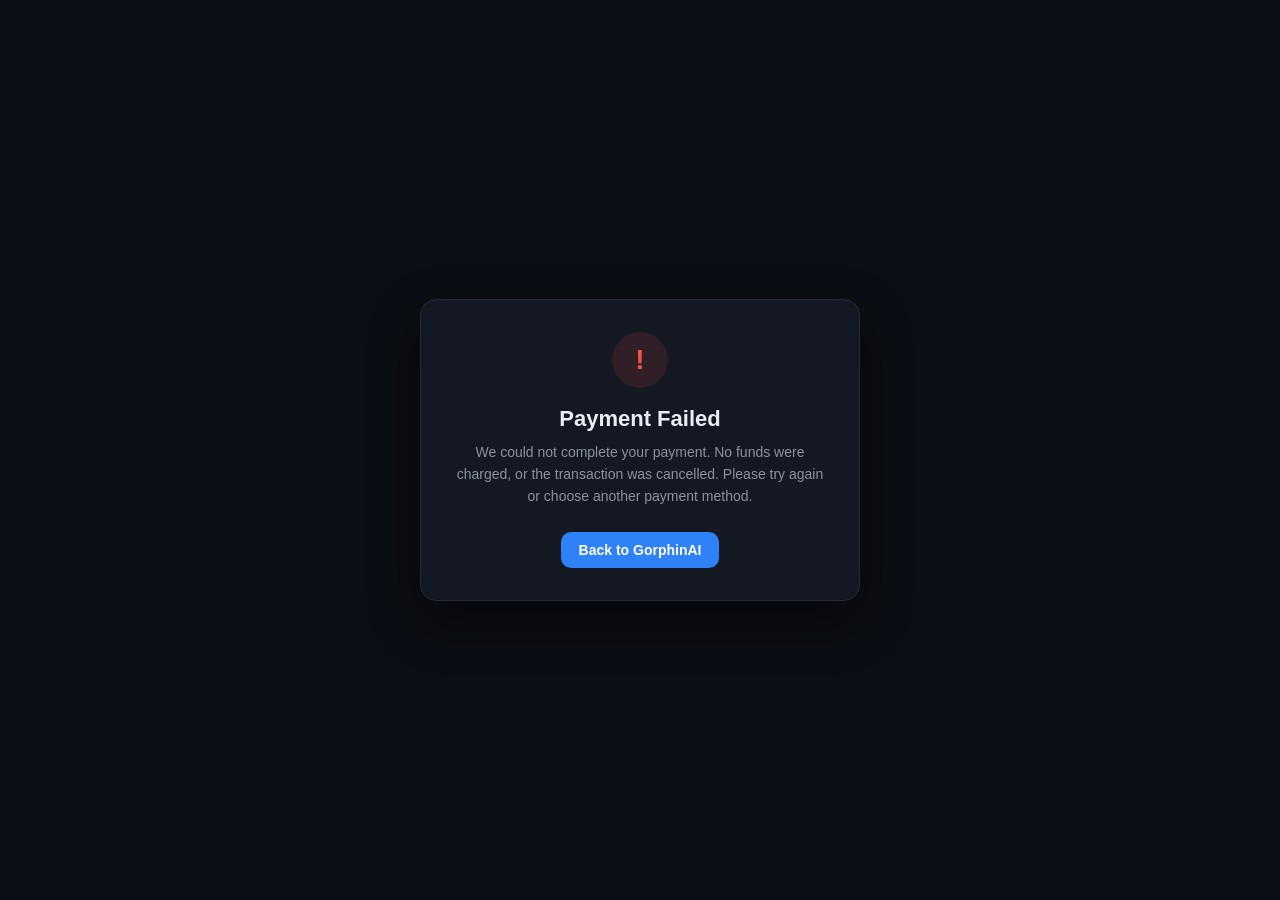
<file: public/assets/aistudio/error_220be5d8.html>
<!DOCTYPE html>
<html lang="en">
<head>
  <meta charset="UTF-8" />
  <meta name="viewport" content="width=device-width, initial-scale=1.0" />
  <title>Payment Error — GorphinAI</title>
  <style>
    :root {
      color-scheme: dark;
      --bg: #0b0e14;
      --card: #131822;
      --border: #232a3b;
      --text: #e6edf3;
      --muted: #8b949e;
      --danger: #f85149;
      --danger-bg: rgba(248, 81, 73, 0.12);
      --accent: #2f81f7;
      --accent-hover: #1f6feb;
    }
    * { box-sizing: border-box; margin: 0; padding: 0; }
    body {
      font-family: -apple-system, BlinkMacSystemFont, "Segoe UI", Roboto, sans-serif;
      background: var(--bg);
      color: var(--text);
      min-height: 100vh;
      display: flex;
      align-items: center;
      justify-content: center;
      padding: 24px;
    }
    .card {
      width: 100%;
      max-width: 440px;
      background: var(--card);
      border: 1px solid var(--border);
      border-radius: 16px;
      padding: 32px 28px;
      text-align: center;
      box-shadow: 0 20px 50px rgba(0, 0, 0, 0.45);
    }
    .icon {
      width: 56px;
      height: 56px;
      margin: 0 auto 18px;
      border-radius: 50%;
      background: var(--danger-bg);
      color: var(--danger);
      display: flex;
      align-items: center;
      justify-content: center;
      font-size: 28px;
      font-weight: 700;
    }
    h1 {
      font-size: 22px;
      font-weight: 600;
      margin-bottom: 10px;
    }
    p {
      font-size: 14px;
      line-height: 1.55;
      color: var(--muted);
      margin-bottom: 24px;
    }
    .details {
      display: none;
      background: rgba(255, 255, 255, 0.03);
      border: 1px solid var(--border);
      border-radius: 8px;
      padding: 10px 12px;
      font-size: 12px;
      color: var(--muted);
      margin-bottom: 22px;
      word-break: break-word;
    }
    .actions {
      display: flex;
      gap: 10px;
      justify-content: center;
    }
    a.btn {
      display: inline-block;
      padding: 10px 18px;
      border-radius: 10px;
      font-size: 14px;
      font-weight: 600;
      text-decoration: none;
      background: var(--accent);
      color: #fff;
      transition: background 0.15s ease;
    }
    a.btn:hover { background: var(--accent-hover); }
  </style>
</head>
<body>
  <div class="card">
    <div class="icon">!</div>
    <h1>Payment Failed</h1>
    <p>
      We could not complete your payment. No funds were charged, or the transaction was cancelled.
      Please try again or choose another payment method.
    </p>
    <div id="err-details" class="details"></div>
    <div class="actions">
      <a class="btn" href="/">Back to GorphinAI</a>
    </div>
  </div>
  <script>
    (function () {
      const params = new URLSearchParams(window.location.search);
      const msg = params.get("error") || params.get("message") || params.get("reason");
      if (msg) {
        const el = document.getElementById("err-details");
        el.textContent = msg;
        el.style.display = "block";
      }
    })();
  </script>
</body>
</html>
</file>
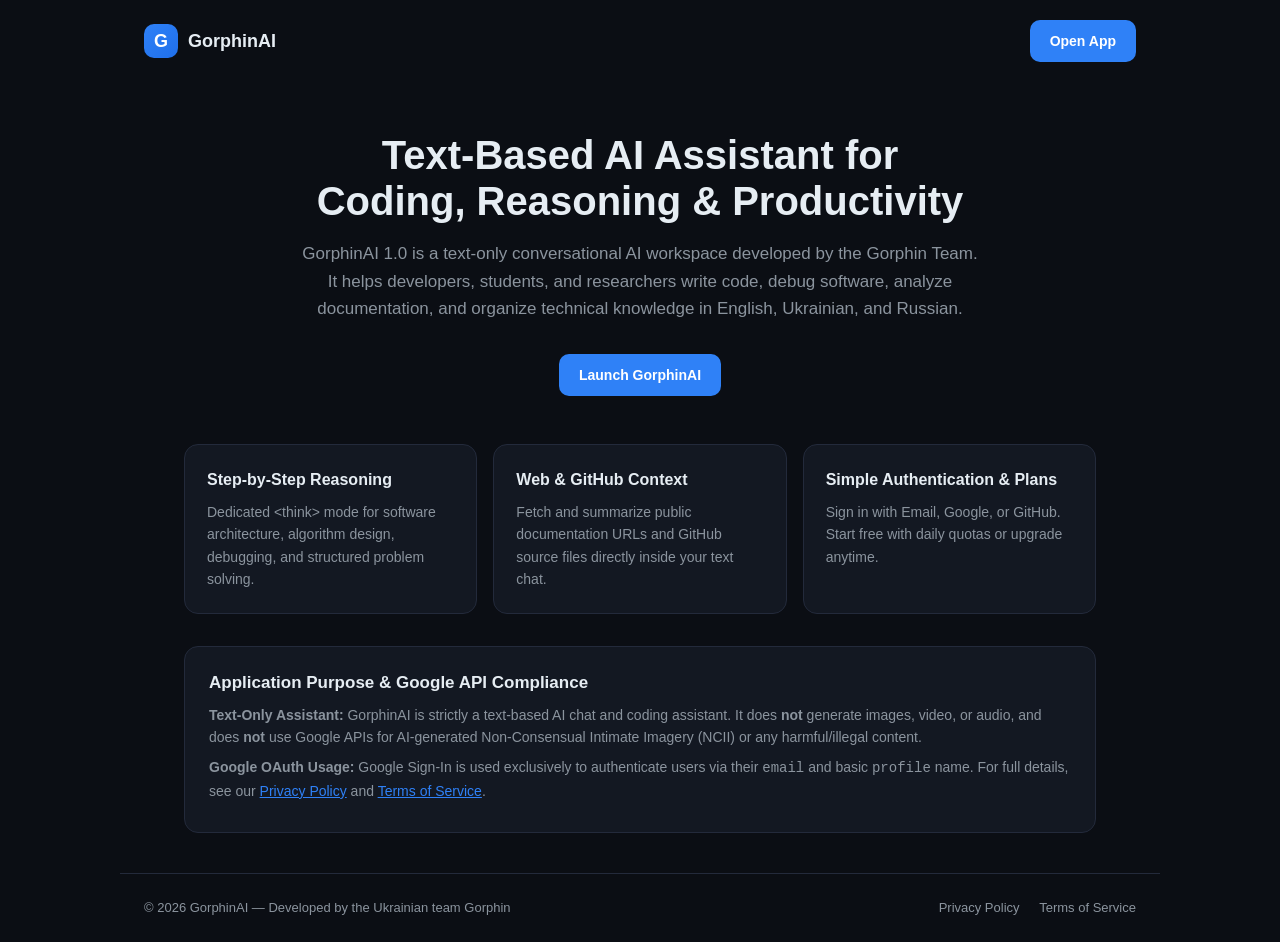
<file: public/assets/aistudio/index_3b5071ec.html>
<!DOCTYPE html>
<html lang="en">
<head>
  <meta charset="UTF-8" />
  <meta name="viewport" content="width=device-width, initial-scale=1.0" />
  <title>GorphinAI — Text-Based AI Coding &amp; Reasoning Assistant</title>
  <style>
    :root {
      color-scheme: dark;
      --bg: #0b0e14;
      --card: #131822;
      --border: #232a3b;
      --text: #e6edf3;
      --muted: #8b949e;
      --accent: #2f81f7;
      --accent-hover: #1f6feb;
    }
    * { box-sizing: border-box; margin: 0; padding: 0; }
    body {
      font-family: -apple-system, BlinkMacSystemFont, "Segoe UI", Roboto, sans-serif;
      background: var(--bg);
      color: var(--text);
      min-height: 100vh;
      display: flex;
      flex-direction: column;
      line-height: 1.6;
    }
    header {
      max-width: 1040px;
      width: 100%;
      margin: 0 auto;
      padding: 20px 24px;
      display: flex;
      align-items: center;
      justify-content: space-between;
    }
    .brand { display: flex; align-items: center; gap: 10px; font-weight: 700; font-size: 18px; }
    .logo {
      width: 34px; height: 34px; border-radius: 10px;
      background: linear-gradient(135deg, #2f81f7, #1f6feb);
      display: flex; align-items: center; justify-content: center; font-weight: 800; color: #fff;
    }
    .btn {
      display: inline-block; padding: 10px 20px; border-radius: 10px;
      background: var(--accent); color: #fff; text-decoration: none; font-weight: 600; font-size: 14px;
    }
    .btn:hover { background: var(--accent-hover); }
    main {
      flex: 1;
      max-width: 960px;
      width: 100%;
      margin: 0 auto;
      padding: 50px 24px 40px;
      text-align: center;
    }
    h1 { font-size: 40px; line-height: 1.15; margin-bottom: 16px; }
    .sub { color: var(--muted); font-size: 17px; max-width: 680px; margin: 0 auto 32px; }
    .cta-row { display: flex; gap: 12px; justify-content: center; flex-wrap: wrap; margin-bottom: 48px; }
    .grid {
      display: grid;
      grid-template-columns: repeat(auto-fit, minmax(250px, 1fr));
      gap: 16px;
      text-align: left;
      margin-bottom: 32px;
    }
    .card {
      background: var(--card);
      border: 1px solid var(--border);
      border-radius: 14px;
      padding: 22px;
    }
    .card h3 { font-size: 16px; margin-bottom: 8px; }
    .card p { color: var(--muted); font-size: 14px; }
    .compliance {
      background: var(--card);
      border: 1px solid var(--border);
      border-radius: 14px;
      padding: 22px 24px;
      text-align: left;
      margin-top: 16px;
    }
    .compliance h2 { font-size: 17px; margin-bottom: 8px; }
    .compliance p { color: var(--muted); font-size: 14px; margin-bottom: 8px; }
    footer {
      max-width: 1040px;
      width: 100%;
      margin: 0 auto;
      padding: 24px;
      border-top: 1px solid var(--border);
      display: flex;
      justify-content: space-between;
      flex-wrap: wrap;
      gap: 12px;
      color: var(--muted);
      font-size: 13px;
    }
    footer a { color: var(--muted); text-decoration: none; margin-left: 16px; }
    footer a:hover { color: var(--text); }
  </style>
</head>
<body>
  <header>
    <div class="brand">
      <div class="logo">G</div>
      <span>GorphinAI</span>
    </div>
    <a class="btn" href="/loadup">Open App</a>
  </header>

  <main>
    <h1>Text-Based AI Assistant for<br />Coding, Reasoning &amp; Productivity</h1>
    <p class="sub">
      GorphinAI 1.0 is a text-only conversational AI workspace developed by the Gorphin Team.
      It helps developers, students, and researchers write code, debug software, analyze documentation,
      and organize technical knowledge in English, Ukrainian, and Russian.
    </p>
    <div class="cta-row">
      <a class="btn" href="/loadup">Launch GorphinAI</a>
    </div>

    <div class="grid">
      <div class="card">
        <h3>Step-by-Step Reasoning</h3>
        <p>Dedicated &lt;think&gt; mode for software architecture, algorithm design, debugging, and structured problem solving.</p>
      </div>
      <div class="card">
        <h3>Web &amp; GitHub Context</h3>
        <p>Fetch and summarize public documentation URLs and GitHub source files directly inside your text chat.</p>
      </div>
      <div class="card">
        <h3>Simple Authentication &amp; Plans</h3>
        <p>Sign in with Email, Google, or GitHub. Start free with daily quotas or upgrade anytime.</p>
      </div>
    </div>

    <div class="compliance">
      <h2>Application Purpose &amp; Google API Compliance</h2>
      <p>
        <strong>Text-Only Assistant:</strong> GorphinAI is strictly a text-based AI chat and coding assistant.
        It does <strong>not</strong> generate images, video, or audio, and does <strong>not</strong> use Google APIs for
        AI-generated Non-Consensual Intimate Imagery (NCII) or any harmful/illegal content.
      </p>
      <p>
        <strong>Google OAuth Usage:</strong> Google Sign-In is used exclusively to authenticate users via their
        <code>email</code> and basic <code>profile</code> name. For full details, see our
        <a href="/privacy.html" style="color:var(--accent)">Privacy Policy</a> and
        <a href="/terms.html" style="color:var(--accent)">Terms of Service</a>.
      </p>
    </div>
  </main>

  <footer>
    <span>&copy; 2026 GorphinAI — Developed by the Ukrainian team Gorphin</span>
    <div>
      <a href="/privacy.html">Privacy Policy</a>
      <a href="/terms.html">Terms of Service</a>
    </div>
  </footer>
</body>
</html>
</file>
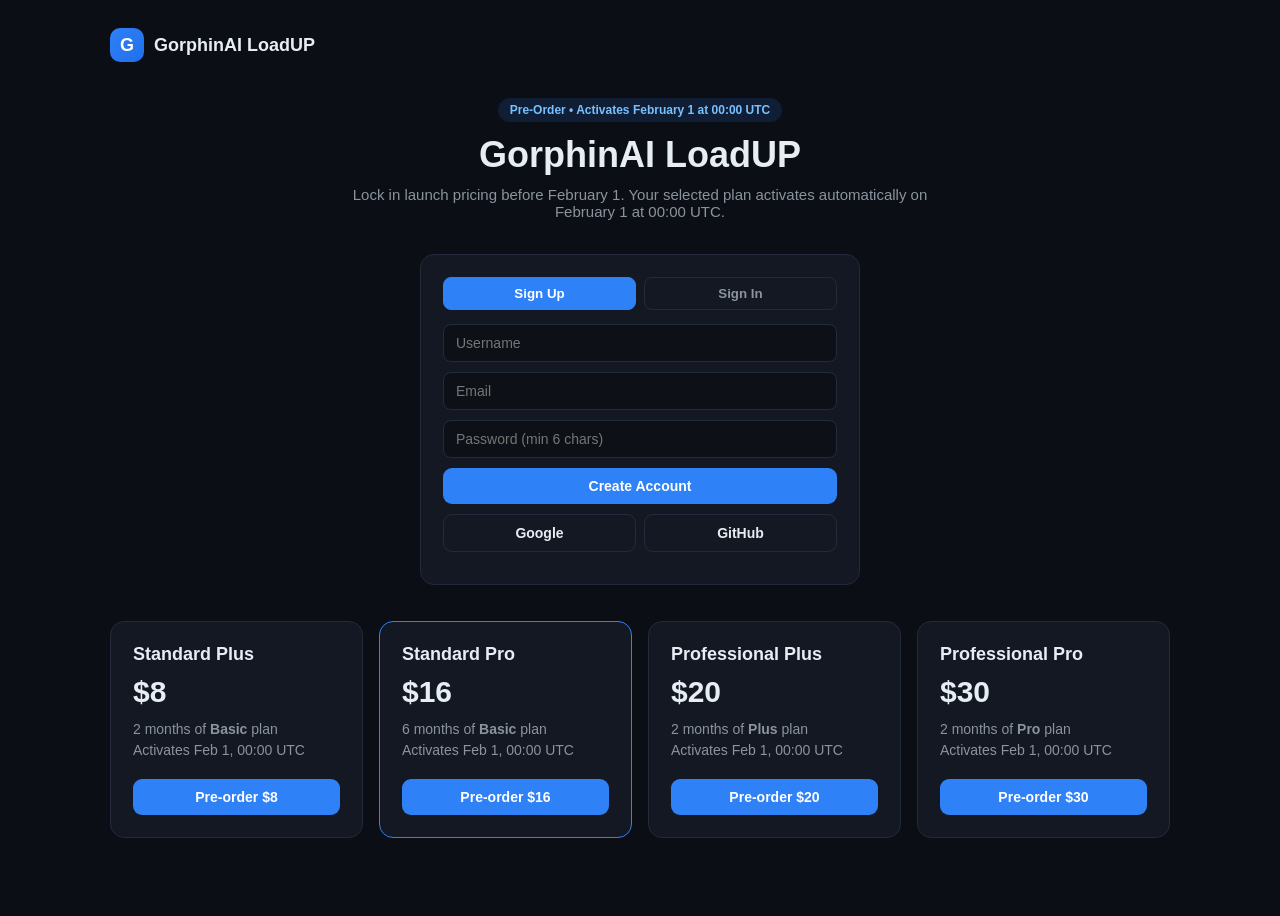
<file: public/assets/aistudio/loadup_0bdd200d.html>
<!DOCTYPE html>
<html lang="en">
<head>
  <meta charset="UTF-8" />
  <meta name="viewport" content="width=device-width, initial-scale=1.0" />
  <title>GorphinAI LoadUP — Pre-Order</title>
  <style>
    :root {
      color-scheme: dark;
      --bg: #0b0e14;
      --card: #131822;
      --border: #232a3b;
      --text: #e6edf3;
      --muted: #8b949e;
      --accent: #2f81f7;
      --accent-hover: #1f6feb;
      --ok: #3fb950;
      --err: #f85149;
    }
    * { box-sizing: border-box; margin: 0; padding: 0; }
    body {
      font-family: -apple-system, BlinkMacSystemFont, "Segoe UI", Roboto, sans-serif;
      background: var(--bg);
      color: var(--text);
      min-height: 100vh;
      padding: 28px 20px 60px;
    }
    .wrap { max-width: 1060px; margin: 0 auto; }
    header { display: flex; justify-content: space-between; align-items: center; margin-bottom: 36px; flex-wrap: wrap; gap: 12px; }
    .brand { display: flex; align-items: center; gap: 10px; font-weight: 700; font-size: 18px; text-decoration: none; color: var(--text); }
    .logo { width: 34px; height: 34px; border-radius: 10px; background: linear-gradient(135deg, #2f81f7, #1f6feb); display: flex; align-items: center; justify-content: center; font-weight: 800; color: #fff; }
    .hero { text-align: center; margin-bottom: 34px; }
    .badge { display: inline-block; padding: 5px 12px; border-radius: 999px; background: rgba(47,129,247,0.14); color: #79c0ff; font-size: 12px; font-weight: 600; margin-bottom: 12px; }
    h1 { font-size: 36px; margin-bottom: 10px; }
    .sub { color: var(--muted); font-size: 15px; max-width: 620px; margin: 0 auto; }
    .auth-box {
      max-width: 440px; margin: 0 auto 36px; background: var(--card); border: 1px solid var(--border);
      border-radius: 14px; padding: 22px;
    }
    .tabs { display: flex; gap: 8px; margin-bottom: 14px; }
    .tab { flex: 1; padding: 8px; border-radius: 8px; border: 1px solid var(--border); background: transparent; color: var(--muted); cursor: pointer; font-weight: 600; }
    .tab.active { background: var(--accent); color: #fff; border-color: var(--accent); }
    input {
      width: 100%; padding: 10px 12px; border-radius: 8px; border: 1px solid var(--border);
      background: #0d1117; color: var(--text); margin-bottom: 10px; font-size: 14px;
    }
    .btn {
      width: 100%; padding: 10px 16px; border-radius: 9px; border: none; background: var(--accent);
      color: #fff; font-weight: 600; font-size: 14px; cursor: pointer; text-decoration: none; display: inline-block; text-align: center;
    }
    .btn:hover { background: var(--accent-hover); }
    .btn-ghost { background: transparent; border: 1px solid var(--border); color: var(--text); }
    .oauth-row { display: flex; gap: 8px; margin-top: 10px; }
    .msg { font-size: 13px; margin-top: 10px; color: var(--err); text-align: center; }
    .msg.ok { color: var(--ok); }
    .user-bar {
      max-width: 680px; margin: 0 auto 30px; background: var(--card); border: 1px solid var(--border);
      border-radius: 12px; padding: 14px 18px; display: none; justify-content: space-between; align-items: center; flex-wrap: wrap; gap: 10px;
    }
    .grid { display: grid; grid-template-columns: repeat(auto-fit, minmax(225px, 1fr)); gap: 16px; }
    .tier {
      background: var(--card); border: 1px solid var(--border); border-radius: 14px; padding: 22px;
      display: flex; flex-direction: column; justify-content: space-between;
    }
    .tier.featured { border-color: var(--accent); }
    .tier h3 { font-size: 18px; margin-bottom: 6px; }
    .price { font-size: 30px; font-weight: 800; margin: 10px 0; }
    .desc { color: var(--muted); font-size: 14px; margin-bottom: 18px; line-height: 1.5; }
    .hidden { display: none !important; }
  </style>
</head>
<body>
  <div class="wrap">
    <header>
      <a class="brand" href="/">
        <div class="logo">G</div>
        <span>GorphinAI LoadUP</span>
      </a>
    </header>

    <div class="hero">
      <div class="badge">Pre-Order • Activates February 1 at 00:00 UTC</div>
      <h1>GorphinAI LoadUP</h1>
      <p class="sub">
        Lock in launch pricing before February 1. Your selected plan activates automatically on February 1 at 00:00 UTC.
      </p>
    </div>

    <div id="userBar" class="user-bar">
      <div>
        <strong id="userEmail"></strong>
        <div id="pendingInfo" style="font-size:12px;color:#3fb950;margin-top:2px"></div>
      </div>
      <button id="logoutBtn" class="btn btn-ghost" style="width:auto;padding:7px 14px">Sign Out</button>
    </div>

    <div id="authBox" class="auth-box">
      <div class="tabs">
        <button id="tReg" class="tab active" type="button">Sign Up</button>
        <button id="tLog" class="tab" type="button">Sign In</button>
      </div>
      <form id="authForm">
        <input id="uName" type="text" placeholder="Username" maxlength="40" />
        <input id="uEmail" type="email" required placeholder="Email" />
        <input id="uPass" type="password" required minlength="6" placeholder="Password (min 6 chars)" />
        <button class="btn" type="submit" id="authBtn">Create Account</button>
      </form>
      <div class="oauth-row">
        <button id="gBtn" class="btn btn-ghost" type="button">Google</button>
        <button id="ghBtn" class="btn btn-ghost" type="button">GitHub</button>
      </div>
      <div id="authMsg" class="msg"></div>
    </div>

    <div class="grid">
      <div class="tier">
        <div>
          <h3>Standard Plus</h3>
          <div class="price">$8</div>
          <p class="desc">2 months of <strong>Basic</strong> plan<br />Activates Feb 1, 00:00 UTC</p>
        </div>
        <button class="btn buy-btn" data-tier="standart_plus">Pre-order $8</button>
      </div>
      <div class="tier featured">
        <div>
          <h3>Standard Pro</h3>
          <div class="price">$16</div>
          <p class="desc">6 months of <strong>Basic</strong> plan<br />Activates Feb 1, 00:00 UTC</p>
        </div>
        <button class="btn buy-btn" data-tier="standart_pro">Pre-order $16</button>
      </div>
      <div class="tier">
        <div>
          <h3>Professional Plus</h3>
          <div class="price">$20</div>
          <p class="desc">2 months of <strong>Plus</strong> plan<br />Activates Feb 1, 00:00 UTC</p>
        </div>
        <button class="btn buy-btn" data-tier="professional_plus">Pre-order $20</button>
      </div>
      <div class="tier">
        <div>
          <h3>Professional Pro</h3>
          <div class="price">$30</div>
          <p class="desc">2 months of <strong>Pro</strong> plan<br />Activates Feb 1, 00:00 UTC</p>
        </div>
        <button class="btn buy-btn" data-tier="professional_pro">Pre-order $30</button>
      </div>
    </div>
    <div id="buyMsg" class="msg" style="margin-top:18px"></div>
  </div>

  <script>
    const API_BASE = "https://cloud-worker.gorphinai.pp.ua";
    const TOKEN_KEY = "gorphin_auth_token";
    let mode = "register";

    if (window.location.hash.startsWith("#oauth_token=")) {
      const tok = decodeURIComponent(window.location.hash.slice("#oauth_token=".length));
      if (tok) {
        localStorage.setItem(TOKEN_KEY, tok);
        history.replaceState(null, "", window.location.pathname);
      }
    }

    const tReg = document.getElementById("tReg");
    const tLog = document.getElementById("tLog");
    const uName = document.getElementById("uName");
    const authBtn = document.getElementById("authBtn");
    const authMsg = document.getElementById("authMsg");
    const buyMsg = document.getElementById("buyMsg");

    function setMode(m) {
      mode = m;
      tReg.classList.toggle("active", m === "register");
      tLog.classList.toggle("active", m === "login");
      uName.classList.toggle("hidden", m === "login");
      authBtn.textContent = m === "login" ? "Sign In" : "Create Account";
      authMsg.textContent = "";
    }
    tReg.onclick = () => setMode("register");
    tLog.onclick = () => setMode("login");

    async function loadMe() {
      const tok = localStorage.getItem(TOKEN_KEY);
      if (!tok) return;
      const r = await fetch(`${API_BASE}/api/auth/me`, { headers: { "X-Session-Token": tok } });
      if (!r.ok) { localStorage.removeItem(TOKEN_KEY); return; }
      const d = await r.json();
      document.getElementById("authBox").classList.add("hidden");
      document.getElementById("userBar").style.display = "flex";
      document.getElementById("userEmail").textContent = `${d.user.username} (${d.user.email})`;
      const sr = await fetch(`${API_BASE}/api/billing/loadup-status`, { headers: { "X-Session-Token": tok } });
      if (sr.ok) {
        const sd = await sr.json();
        if (sd.pending) {
          document.getElementById("pendingInfo").textContent =
            `Pre-order active: ${sd.pending.tier_name} (${sd.pending.months} mo ${sd.pending.plan}) — activates Feb 1, 00:00 UTC`;
        }
      }
    }

    document.getElementById("authForm").onsubmit = async (e) => {
      e.preventDefault();
      authMsg.textContent = "";
      const email = document.getElementById("uEmail").value.trim();
      const password = document.getElementById("uPass").value;
      const username = uName.value.trim() || email.split("@")[0];
      const path = mode === "login" ? "/api/auth/login" : "/api/auth/register";
      const body = mode === "login" ? { email, password } : { email, username, password, ui_lang: "en" };
      const r = await fetch(`${API_BASE}${path}`, {
        method: "POST",
        headers: { "Content-Type": "application/json" },
        body: JSON.stringify(body),
      });
      const d = await r.json().catch(() => ({}));
      if (!r.ok) { authMsg.textContent = d.detail || "Auth failed"; return; }
      localStorage.setItem(TOKEN_KEY, d.token);
      loadMe();
    };

    document.getElementById("gBtn").onclick = () => {
      window.location.href = `${API_BASE}/api/auth/oauth/google?frontend=${encodeURIComponent(window.location.origin + "/loadup")}`;
    };
    document.getElementById("ghBtn").onclick = () => {
      window.location.href = `${API_BASE}/api/auth/oauth/github?frontend=${encodeURIComponent(window.location.origin + "/loadup")}`;
    };
    document.getElementById("logoutBtn").onclick = () => {
      localStorage.removeItem(TOKEN_KEY);
      location.reload();
    };

    document.querySelectorAll(".buy-btn").forEach((btn) => {
      btn.onclick = async () => {
        buyMsg.textContent = "";
        const tok = localStorage.getItem(TOKEN_KEY);
        if (!tok) { buyMsg.textContent = "Please sign up or sign in above first."; return; }
        const r = await fetch(`${API_BASE}/api/billing/loadup-checkout`, {
          method: "POST",
          headers: { "Content-Type": "application/json", "X-Session-Token": tok },
          body: JSON.stringify({ tier_id: btn.dataset.tier }),
        });
        const d = await r.json().catch(() => ({}));
        if (!r.ok) { buyMsg.textContent = d.detail || "Checkout failed"; return; }
        window.location.href = d.checkout_url;
      };
    });

    loadMe();
  </script>
</body>
</html>
</file>
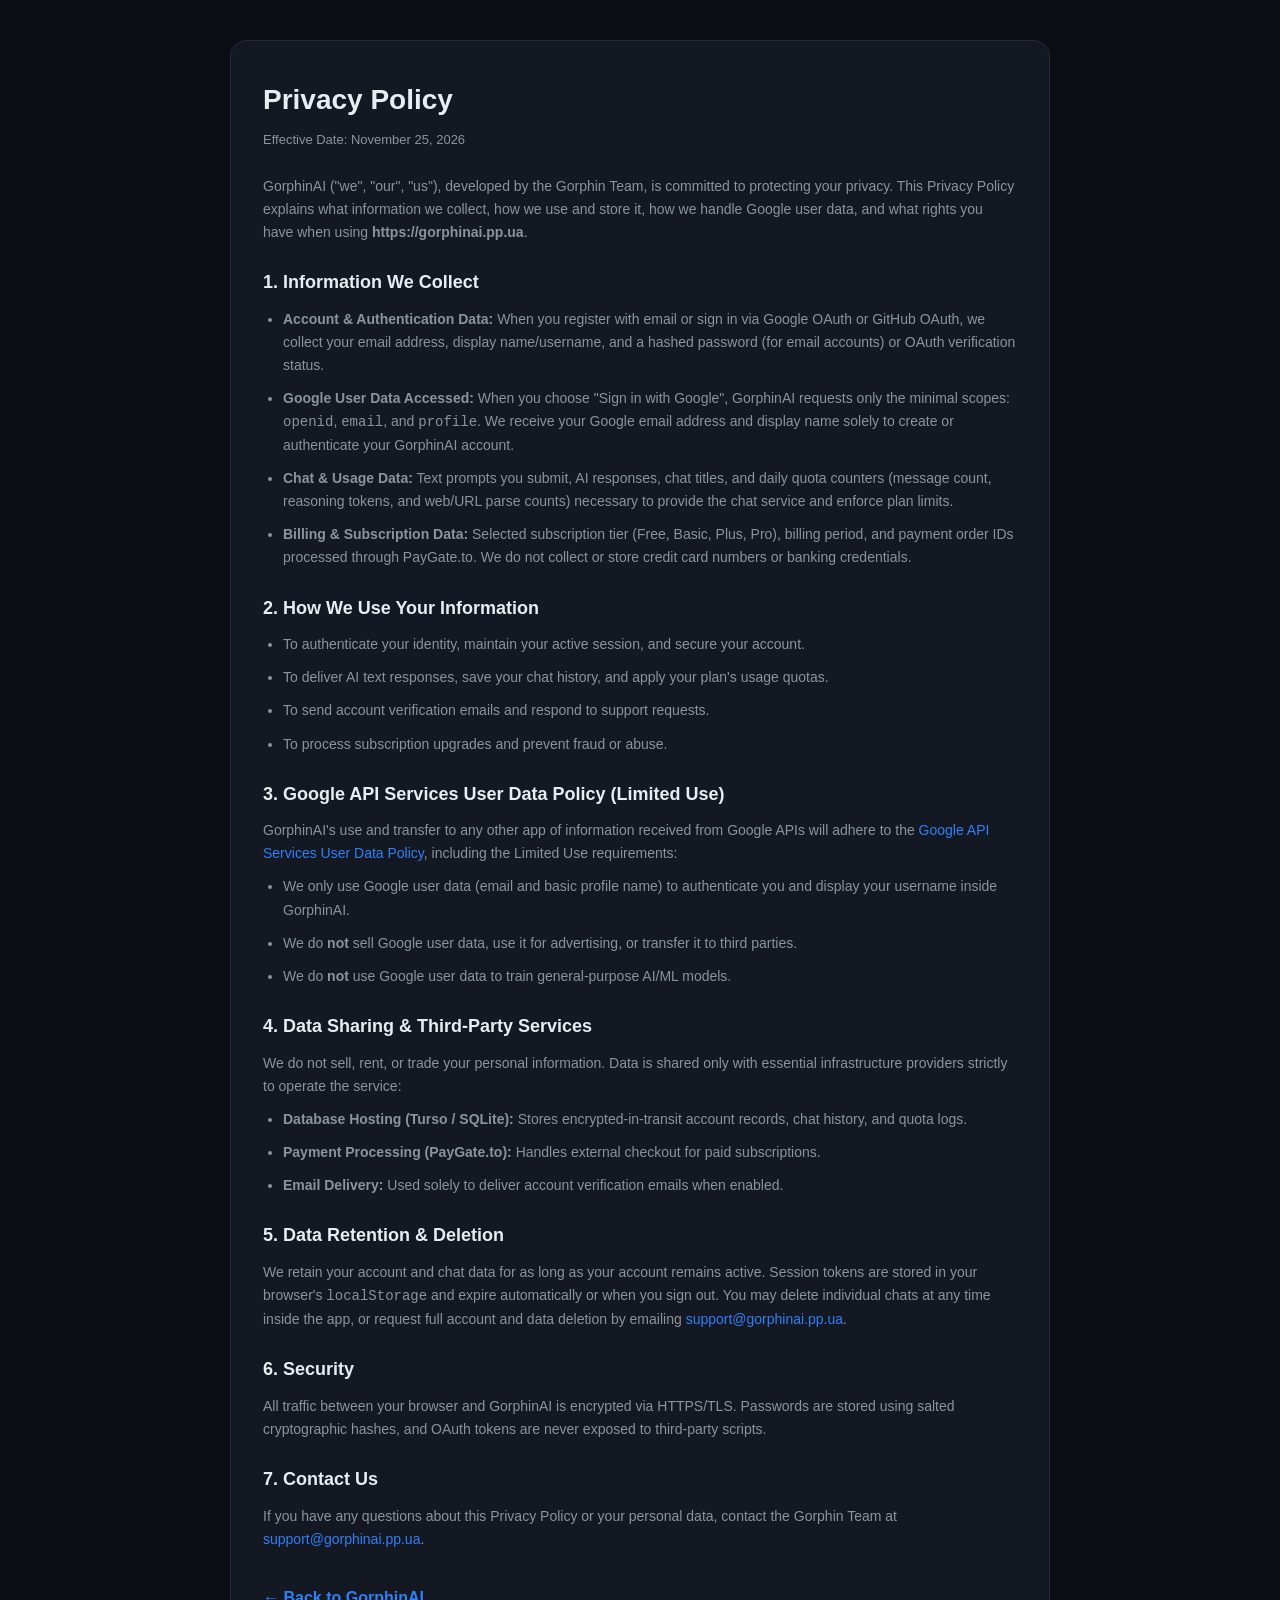
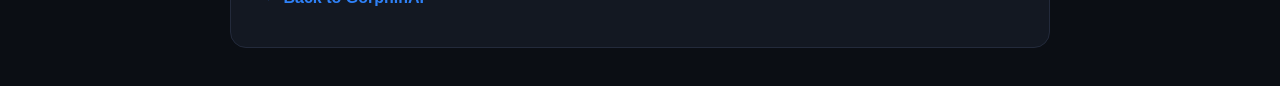
<file: public/assets/aistudio/privacy_c2909d0d.html>
<!DOCTYPE html>
<html lang="en">
<head>
  <meta charset="UTF-8" />
  <meta name="viewport" content="width=device-width, initial-scale=1.0" />
  <title>Privacy Policy — GorphinAI</title>
  <style>
    :root { color-scheme: dark; --bg: #0b0e14; --card: #131822; --border: #232a3b; --text: #e6edf3; --muted: #8b949e; --accent: #2f81f7; }
    * { box-sizing: border-box; margin: 0; padding: 0; }
    body { font-family: -apple-system, BlinkMacSystemFont, "Segoe UI", Roboto, sans-serif; background: var(--bg); color: var(--text); line-height: 1.65; padding: 40px 20px; }
    .wrap { max-width: 820px; margin: 0 auto; background: var(--card); border: 1px solid var(--border); border-radius: 16px; padding: 36px 32px; }
    h1 { font-size: 28px; margin-bottom: 6px; }
    .updated { color: var(--muted); font-size: 13px; margin-bottom: 24px; }
    h2 { font-size: 18px; margin: 24px 0 10px; color: var(--text); }
    p, li { color: var(--muted); font-size: 14px; margin-bottom: 10px; }
    ul { padding-left: 20px; margin-bottom: 12px; }
    a { color: var(--accent); text-decoration: none; }
    a:hover { text-decoration: underline; }
    .back { display: inline-block; margin-top: 24px; font-weight: 600; }
  </style>
</head>
<body>
  <div class="wrap">
    <h1>Privacy Policy</h1>
    <div class="updated">Effective Date: November 25, 2026</div>
    <p>
      GorphinAI ("we", "our", "us"), developed by the Gorphin Team, is committed to protecting your privacy.
      This Privacy Policy explains what information we collect, how we use and store it, how we handle Google user data,
      and what rights you have when using <strong>https://gorphinai.pp.ua</strong>.
    </p>

    <h2>1. Information We Collect</h2>
    <ul>
      <li><strong>Account &amp; Authentication Data:</strong> When you register with email or sign in via Google OAuth or GitHub OAuth, we collect your email address, display name/username, and a hashed password (for email accounts) or OAuth verification status.</li>
      <li><strong>Google User Data Accessed:</strong> When you choose "Sign in with Google", GorphinAI requests only the minimal scopes: <code>openid</code>, <code>email</code>, and <code>profile</code>. We receive your Google email address and display name solely to create or authenticate your GorphinAI account.</li>
      <li><strong>Chat &amp; Usage Data:</strong> Text prompts you submit, AI responses, chat titles, and daily quota counters (message count, reasoning tokens, and web/URL parse counts) necessary to provide the chat service and enforce plan limits.</li>
      <li><strong>Billing &amp; Subscription Data:</strong> Selected subscription tier (Free, Basic, Plus, Pro), billing period, and payment order IDs processed through PayGate.to. We do not collect or store credit card numbers or banking credentials.</li>
    </ul>

    <h2>2. How We Use Your Information</h2>
    <ul>
      <li>To authenticate your identity, maintain your active session, and secure your account.</li>
      <li>To deliver AI text responses, save your chat history, and apply your plan's usage quotas.</li>
      <li>To send account verification emails and respond to support requests.</li>
      <li>To process subscription upgrades and prevent fraud or abuse.</li>
    </ul>

    <h2>3. Google API Services User Data Policy (Limited Use)</h2>
    <p>
      GorphinAI's use and transfer to any other app of information received from Google APIs will adhere to the
      <a href="https://developers.google.com/terms/api-services-user-data-policy" target="_blank" rel="noopener">Google API Services User Data Policy</a>,
      including the Limited Use requirements:
    </p>
    <ul>
      <li>We only use Google user data (email and basic profile name) to authenticate you and display your username inside GorphinAI.</li>
      <li>We do <strong>not</strong> sell Google user data, use it for advertising, or transfer it to third parties.</li>
      <li>We do <strong>not</strong> use Google user data to train general-purpose AI/ML models.</li>
    </ul>

    <h2>4. Data Sharing &amp; Third-Party Services</h2>
    <p>We do not sell, rent, or trade your personal information. Data is shared only with essential infrastructure providers strictly to operate the service:</p>
    <ul>
      <li><strong>Database Hosting (Turso / SQLite):</strong> Stores encrypted-in-transit account records, chat history, and quota logs.</li>
      <li><strong>Payment Processing (PayGate.to):</strong> Handles external checkout for paid subscriptions.</li>
      <li><strong>Email Delivery:</strong> Used solely to deliver account verification emails when enabled.</li>
    </ul>

    <h2>5. Data Retention &amp; Deletion</h2>
    <p>
      We retain your account and chat data for as long as your account remains active. Session tokens are stored in your browser's
      <code>localStorage</code> and expire automatically or when you sign out. You may delete individual chats at any time inside the app,
      or request full account and data deletion by emailing <a href="mailto:support@gorphinai.pp.ua">support@gorphinai.pp.ua</a>.
    </p>

    <h2>6. Security</h2>
    <p>
      All traffic between your browser and GorphinAI is encrypted via HTTPS/TLS. Passwords are stored using salted cryptographic hashes,
      and OAuth tokens are never exposed to third-party scripts.
    </p>

    <h2>7. Contact Us</h2>
    <p>
      If you have any questions about this Privacy Policy or your personal data, contact the Gorphin Team at
      <a href="mailto:support@gorphinai.pp.ua">support@gorphinai.pp.ua</a>.
    </p>

    <a class="back" href="/">← Back to GorphinAI</a>
  </div>
</body>
</html>
</file>
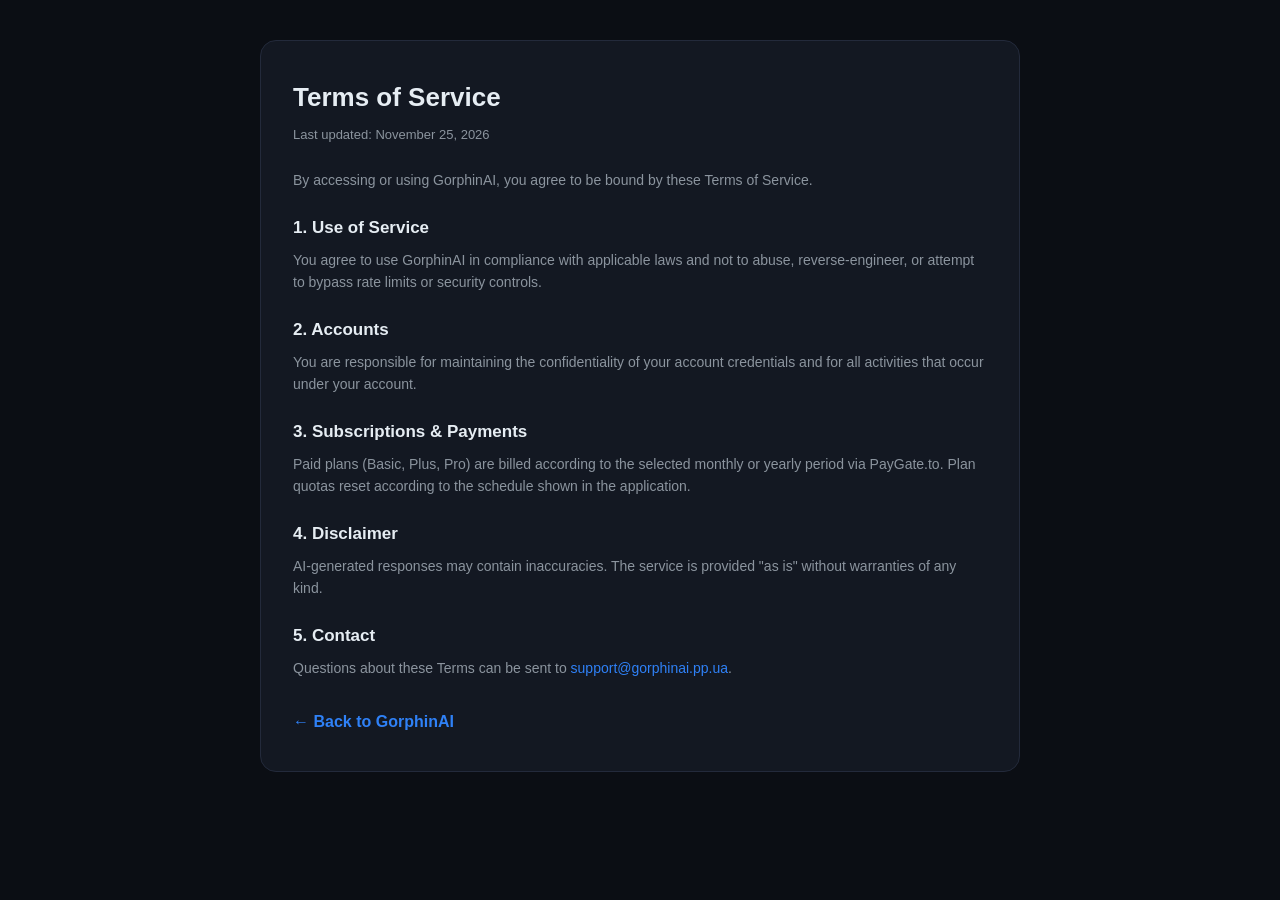
<file: public/assets/aistudio/terms_aab60c63.html>
<!DOCTYPE html>
<html lang="en">
<head>
  <meta charset="UTF-8" />
  <meta name="viewport" content="width=device-width, initial-scale=1.0" />
  <title>Terms of Service — GorphinAI</title>
  <style>
    :root { color-scheme: dark; --bg: #0b0e14; --card: #131822; --border: #232a3b; --text: #e6edf3; --muted: #8b949e; --accent: #2f81f7; }
    * { box-sizing: border-box; margin: 0; padding: 0; }
    body { font-family: -apple-system, BlinkMacSystemFont, "Segoe UI", Roboto, sans-serif; background: var(--bg); color: var(--text); line-height: 1.6; padding: 40px 20px; }
    .wrap { max-width: 760px; margin: 0 auto; background: var(--card); border: 1px solid var(--border); border-radius: 16px; padding: 36px 32px; }
    h1 { font-size: 26px; margin-bottom: 6px; }
    .updated { color: var(--muted); font-size: 13px; margin-bottom: 24px; }
    h2 { font-size: 17px; margin: 22px 0 8px; }
    p, li { color: var(--muted); font-size: 14px; margin-bottom: 10px; }
    ul { padding-left: 20px; }
    a { color: var(--accent); text-decoration: none; }
    a:hover { text-decoration: underline; }
    .back { display: inline-block; margin-top: 20px; font-weight: 600; }
  </style>
</head>
<body>
  <div class="wrap">
    <h1>Terms of Service</h1>
    <div class="updated">Last updated: November 25, 2026</div>
    <p>By accessing or using GorphinAI, you agree to be bound by these Terms of Service.</p>

    <h2>1. Use of Service</h2>
    <p>You agree to use GorphinAI in compliance with applicable laws and not to abuse, reverse-engineer, or attempt to bypass rate limits or security controls.</p>

    <h2>2. Accounts</h2>
    <p>You are responsible for maintaining the confidentiality of your account credentials and for all activities that occur under your account.</p>

    <h2>3. Subscriptions & Payments</h2>
    <p>Paid plans (Basic, Plus, Pro) are billed according to the selected monthly or yearly period via PayGate.to. Plan quotas reset according to the schedule shown in the application.</p>

    <h2>4. Disclaimer</h2>
    <p>AI-generated responses may contain inaccuracies. The service is provided "as is" without warranties of any kind.</p>

    <h2>5. Contact</h2>
    <p>Questions about these Terms can be sent to <a href="mailto:support@gorphinai.pp.ua">support@gorphinai.pp.ua</a>.</p>

    <a class="back" href="/">← Back to GorphinAI</a>
  </div>
</body>
</html>
</file>
<file: web/styles.css>
:root {
  --bg: #0b0e14;
  --sidebar: #111620;
  --panel: #161c28;
  --panel-2: #1e2636;
  --border: #2a3448;
  --text: #e6edf5;
  --muted: #8e9bb0;
  --accent: #3b82f6;
  --accent-hover: #2563eb;
  --user-bubble: #2563eb;
  --ok: #22c55e;
  --warn: #f59e0b;
  --danger: #ef4444;
}

* { box-sizing: border-box; -webkit-tap-highlight-color: transparent; }
html, body {
  margin: 0;
  height: 100%;
  height: 100dvh;
  background: var(--bg);
  color: var(--text);
  font-family: Inter, -apple-system, BlinkMacSystemFont, "Segoe UI", Roboto, sans-serif;
  overscroll-behavior: none;
}

.hidden { display: none !important; }
.muted { color: var(--muted); margin: 2px 0 0; }
.small { font-size: 13px; }

/* Buttons & Inputs */
.btn {
  border: 1px solid var(--border);
  border-radius: 10px;
  min-height: 44px;
  padding: 10px 16px;
  font-size: 14px;
  font-weight: 500;
  cursor: pointer;
  color: var(--text);
  background: var(--panel-2);
  transition: 0.15s ease;
  display: inline-flex;
  align-items: center;
  justify-content: center;
}
.btn:hover:not(:disabled) { filter: brightness(1.08); }
.btn:disabled { opacity: 0.5; cursor: not-allowed; }
.btn-primary { background: var(--accent); border-color: var(--accent); color: #fff; font-weight: 600; }
.btn-primary:hover:not(:disabled) { background: var(--accent-hover); }
.btn-outline { background: transparent; border-color: var(--border); }
.btn-danger { background: rgba(239, 68, 68, 0.14); border-color: rgba(239, 68, 68, 0.4); color: #fca5a5; }
.btn-full { width: 100%; }
.btn-sm { min-height: 36px; padding: 6px 12px; font-size: 13px; }

.icon-btn {
  background: transparent;
  border: 1px solid transparent;
  color: var(--muted);
  border-radius: 10px;
  min-width: 44px;
  min-height: 44px;
  font-size: 18px;
  cursor: pointer;
  display: inline-grid;
  place-items: center;
  flex-shrink: 0;
}
.icon-btn:hover { background: var(--panel-2); color: var(--text); border-color: var(--border); }

input, select {
  width: 100%;
  min-height: 44px;
  background: var(--panel-2);
  color: var(--text);
  border: 1px solid var(--border);
  border-radius: 10px;
  padding: 10px 12px;
  font-size: 16px; /* Prevents iOS Safari auto-zoom */
}
input:focus, select:focus { outline: 1px solid var(--accent); border-color: var(--accent); }

.field { display: flex; flex-direction: column; gap: 6px; font-size: 13px; color: var(--muted); }
.form-error {
  background: rgba(239, 68, 68, 0.14);
  border: 1px solid rgba(239, 68, 68, 0.4);
  color: #fca5a5;
  padding: 10px 12px;
  border-radius: 10px;
  font-size: 13px;
}

/* Brand */
.brand-row { display: flex; align-items: center; gap: 10px; min-width: 0; }
.sidebar-brand-head { display: flex; align-items: center; justify-content: space-between; gap: 8px; }
.logo {
  width: 36px; height: 36px; border-radius: 10px;
  background: linear-gradient(135deg, #2563eb, #06b6d4);
  display: grid; place-items: center; font-weight: 800; font-size: 18px; color: #fff; flex-shrink: 0;
}
.logo-lg { width: 56px; height: 56px; font-size: 26px; border-radius: 16px; margin: 0 auto 12px; }
.brand-title { font-weight: 700; font-size: 15px; }
.brand-sub { font-size: 11px; color: var(--muted); }
.ver { font-size: 11px; color: #93c5fd; background: rgba(59, 130, 246, 0.16); padding: 1px 6px; border-radius: 6px; }

/* Auth Screen */
.auth-screen {
  min-height: 100dvh;
  display: grid;
  place-items: center;
  padding: max(16px, env(safe-area-inset-top)) 16px max(16px, env(safe-area-inset-bottom));
}
.auth-card {
  width: 100%;
  max-width: 420px;
  background: var(--panel);
  border: 1px solid var(--border);
  border-radius: 16px;
  padding: 22px;
  box-shadow: 0 20px 50px rgba(0, 0, 0, 0.45);
}
.auth-header { display: flex; justify-content: space-between; align-items: flex-start; gap: 10px; margin-bottom: 18px; }
.auth-header h1 { margin: 0; font-size: 18px; }
.lang-mini { width: auto; min-height: 38px; padding: 6px 10px; font-size: 13px; }
.auth-tabs {
  display: grid;
  grid-template-columns: 1fr 1fr;
  background: var(--bg);
  padding: 4px;
  border-radius: 10px;
  margin-bottom: 16px;
}
.auth-tab {
  background: transparent; border: none; color: var(--muted);
  min-height: 40px; padding: 8px; border-radius: 8px; cursor: pointer; font-weight: 600; font-size: 14px;
}
.auth-tab.active { background: var(--panel-2); color: var(--text); }
.auth-form { display: flex; flex-direction: column; gap: 14px; }
.oauth-divider { text-align: center; margin: 14px 0 10px; font-size: 12px; color: var(--muted); }
.oauth-row { display: flex; gap: 8px; }

/* Main App Layout */
.layout { display: flex; height: 100dvh; overflow: hidden; }
.sidebar {
  width: min(300px, 84vw);
  background: var(--sidebar);
  border-right: 1px solid var(--border);
  display: flex;
  flex-direction: column;
  flex-shrink: 0;
  z-index: 30;
  padding-top: env(safe-area-inset-top);
  padding-bottom: env(safe-area-inset-bottom);
}
.sidebar-top { padding: 14px; display: flex; flex-direction: column; gap: 12px; border-bottom: 1px solid var(--border); }

.chat-list {
  flex: 1;
  overflow-y: auto;
  -webkit-overflow-scrolling: touch;
  padding: 10px;
  display: flex;
  flex-direction: column;
  gap: 4px;
}
.chat-item {
  display: flex;
  align-items: center;
  justify-content: space-between;
  gap: 6px;
  min-height: 44px;
  padding: 8px 10px;
  border-radius: 10px;
  cursor: pointer;
  color: var(--muted);
  font-size: 14px;
}
.chat-item:hover { background: var(--panel); color: var(--text); }
.chat-item.active { background: var(--panel-2); color: var(--text); font-weight: 500; }
.chat-item-title { overflow: hidden; text-overflow: ellipsis; white-space: nowrap; flex: 1; }
.chat-del {
  background: transparent; border: none; color: var(--muted); cursor: pointer;
  opacity: 0; font-size: 15px; min-width: 36px; min-height: 36px; border-radius: 8px;
  display: inline-grid; place-items: center; flex-shrink: 0;
}
.chat-item:hover .chat-del { opacity: 1; }
.chat-del:hover { color: var(--danger); background: rgba(239, 68, 68, 0.12); }

.sidebar-footer { padding: 12px; border-top: 1px solid var(--border); display: flex; flex-direction: column; gap: 10px; }
.quota-card {
  background: var(--panel);
  border: 1px solid var(--border);
  border-radius: 12px;
  padding: 10px 12px;
}
.quota-head { display: flex; justify-content: space-between; align-items: center; margin-bottom: 8px; }
.plan-badge {
  font-size: 11px; font-weight: 700; text-transform: uppercase;
  padding: 2px 8px; border-radius: 999px; letter-spacing: 0.4px;
}
.plan-free { background: var(--panel-2); color: var(--muted); }
.plan-basic { background: rgba(34, 197, 94, 0.18); color: #86efac; }
.plan-plus { background: rgba(59, 130, 246, 0.2); color: #93c5fd; }
.plan-pro { background: linear-gradient(135deg, #7c3aed, #ec4899); color: #fff; }
.link-btn { background: none; border: none; color: #60a5fa; font-size: 13px; font-weight: 600; cursor: pointer; padding: 6px 4px; }
.link-btn:hover { text-decoration: underline; }

.quota-lines { display: flex; flex-direction: column; gap: 4px; font-size: 12px; color: var(--muted); }
.quota-row { display: flex; justify-content: space-between; gap: 8px; }
.quota-row strong { color: var(--text); font-weight: 600; }

.user-bar { display: flex; align-items: center; justify-content: space-between; gap: 8px; }
.user-info { overflow: hidden; }
.user-name { font-size: 13.5px; font-weight: 600; white-space: nowrap; overflow: hidden; text-overflow: ellipsis; }
.user-email { font-size: 11.5px; color: var(--muted); white-space: nowrap; overflow: hidden; text-overflow: ellipsis; }

/* Workspace */
.workspace { flex: 1; display: flex; flex-direction: column; min-width: 0; height: 100dvh; }
.topbar {
  min-height: calc(56px + env(safe-area-inset-top));
  padding: env(safe-area-inset-top) 14px 0;
  border-bottom: 1px solid var(--border);
  background: var(--panel);
  display: flex;
  align-items: center;
  justify-content: space-between;
  gap: 8px;
  flex-shrink: 0;
}
.topbar-left, .topbar-right { display: flex; align-items: center; gap: 6px; min-width: 0; }
.chat-heading { margin: 0; font-size: 15px; font-weight: 600; white-space: nowrap; overflow: hidden; text-overflow: ellipsis; }
.mobile-only { display: none; }

.chat-log {
  flex: 1;
  overflow-y: auto;
  -webkit-overflow-scrolling: touch;
  padding: 18px 14px;
  display: flex;
  flex-direction: column;
  gap: 14px;
}
.welcome { margin: auto; text-align: center; max-width: 480px; color: var(--muted); padding: 12px; }
.welcome h2 { color: var(--text); margin: 0 0 8px; font-size: clamp(20px, 5vw, 24px); }

.msg {
  max-width: min(780px, 92%);
  padding: 12px 14px;
  border-radius: 14px;
  line-height: 1.55;
  font-size: 15px;
  white-space: pre-wrap;
  word-wrap: break-word;
  overflow-wrap: anywhere;
}
.msg-user {
  align-self: flex-end;
  background: var(--user-bubble);
  color: #fff;
  border-bottom-right-radius: 4px;
}
.msg-bot {
  align-self: flex-start;
  background: var(--panel);
  border: 1px solid var(--border);
  border-bottom-left-radius: 4px;
  width: fit-content;
}
.msg-err {
  align-self: flex-start;
  background: rgba(239, 68, 68, 0.12);
  border: 1px solid rgba(239, 68, 68, 0.4);
  color: #fca5a5;
}

/* Thinking Accordion & Web Search Status */
.think-box {
  background: rgba(148, 163, 184, 0.07);
  border: 1px solid var(--border);
  border-radius: 10px;
  padding: 8px 11px;
  margin-bottom: 10px;
  font-size: 13px;
  color: var(--muted);
}
.think-box summary {
  cursor: pointer;
  font-weight: 600;
  color: #cbd5e1;
  user-select: none;
  padding: 2px 0;
}
.think-content {
  margin-top: 8px;
  padding-top: 8px;
  border-top: 1px dashed var(--border);
  white-space: pre-wrap;
  font-size: 12.5px;
  color: #94a3b8;
}

.search-status {
  display: inline-flex; align-items: center; gap: 8px;
  font-size: 12.5px; color: #93c5fd;
  background: rgba(59, 130, 246, 0.12);
  border: 1px solid rgba(59, 130, 246, 0.35);
  border-radius: 8px; padding: 6px 10px; margin-bottom: 8px;
  animation: pulse 1.4s ease-in-out infinite;
}
@keyframes pulse { 0%, 100% { opacity: 1; } 50% { opacity: 0.5; } }

.sources-box { display: flex; flex-wrap: wrap; gap: 6px; margin-bottom: 10px; }
.source-pill {
  font-size: 12px; color: #93c5fd; background: var(--panel-2);
  border: 1px solid var(--border); border-radius: 999px;
  padding: 5px 10px; text-decoration: none; max-width: 100%;
  overflow: hidden; text-overflow: ellipsis; white-space: nowrap;
}
.source-pill:hover { border-color: var(--accent); }

.msg pre {
  background: #090c11;
  border: 1px solid var(--border);
  border-radius: 9px;
  padding: 36px 12px 12px;
  overflow-x: auto;
  -webkit-overflow-scrolling: touch;
  position: relative;
  margin: 10px 0;
  white-space: pre;
  max-width: 100%;
}
.msg code { font-family: ui-monospace, SFMono-Regular, Consolas, monospace; font-size: 13px; }
.copy-btn {
  position: absolute; top: 6px; right: 6px;
  font-size: 12px; min-height: 28px; padding: 3px 10px; border-radius: 6px;
  background: var(--panel-2); color: var(--text); border: 1px solid var(--border); cursor: pointer;
}

/* Composer */
.composer-wrap {
  padding: 10px 12px calc(12px + env(safe-area-inset-bottom));
  background: var(--bg);
  flex-shrink: 0;
}
.composer-box {
  max-width: 820px;
  margin: 0 auto;
  background: var(--panel);
  border: 1px solid var(--border);
  border-radius: 16px;
  padding: 10px 12px;
  display: flex;
  flex-direction: column;
  gap: 8px;
}
.composer-box:focus-within { border-color: var(--accent); }
.composer-box textarea {
  width: 100%;
  background: transparent;
  border: none;
  color: var(--text);
  resize: none;
  max-height: 160px;
  font-size: 16px; /* Prevents mobile Safari auto-zoom */
  font-family: inherit;
  line-height: 1.45;
  padding: 2px;
}
.composer-box textarea:focus { outline: none; }
.composer-toolbar { display: flex; justify-content: space-between; align-items: center; gap: 8px; flex-wrap: wrap; }
.tool-pills { display: flex; gap: 6px; flex-wrap: wrap; }

.pill {
  background: var(--panel-2);
  border: 1px solid var(--border);
  color: var(--muted);
  font-size: 12.5px;
  min-height: 36px;
  padding: 6px 11px;
  border-radius: 999px;
  cursor: pointer;
  font-weight: 500;
}
.pill.active { background: rgba(59, 130, 246, 0.18); border-color: var(--accent); color: #93c5fd; font-weight: 600; }
.pill.pill-auto { background: rgba(168, 85, 247, 0.15); border-color: rgba(168, 85, 247, 0.45); color: #d8b4fe; }
.send-btn { min-height: 38px; padding: 7px 16px; border-radius: 10px; }

/* Modals */
.modal {
  position: fixed; inset: 0; background: rgba(0, 0, 0, 0.72);
  display: grid; place-items: center;
  padding: max(14px, env(safe-area-inset-top)) 14px max(14px, env(safe-area-inset-bottom));
  z-index: 50;
}
.modal-card {
  width: 100%; max-width: 440px; max-height: 90dvh; overflow-y: auto;
  -webkit-overflow-scrolling: touch;
  background: var(--panel); border: 1px solid var(--border);
  border-radius: 16px; padding: 20px; display: flex; flex-direction: column; gap: 16px;
}
.modal-wide { max-width: 980px; }
.modal-head { display: flex; justify-content: space-between; align-items: flex-start; gap: 12px; }
.modal-head h3 { margin: 0; font-size: 18px; }
.modal-body { display: flex; flex-direction: column; gap: 14px; }
.modal-foot { display: flex; justify-content: space-between; gap: 10px; padding-top: 10px; border-top: 1px solid var(--border); flex-wrap: wrap; }
.saved-msg { color: var(--ok); font-size: 13px; font-weight: 600; }

/* Plans Grid */
.billing-toggle-row {
  display: flex; justify-content: center; gap: 6px;
  background: var(--bg); padding: 4px; border-radius: 10px; width: fit-content; max-width: 100%; margin: 0 auto;
}
.bill-btn {
  background: transparent; border: none; color: var(--muted);
  min-height: 38px; padding: 7px 14px; border-radius: 8px; cursor: pointer; font-size: 13px; font-weight: 600;
}
.bill-btn.active { background: var(--accent); color: #fff; }

.plans-grid {
  display: grid;
  grid-template-columns: repeat(auto-fit, minmax(min(100%, 220px), 1fr));
  gap: 14px;
}
.plan-card {
  background: var(--bg);
  border: 1px solid var(--border);
  border-radius: 14px;
  padding: 16px;
  display: flex;
  flex-direction: column;
  gap: 12px;
}
.plan-card.popular { border-color: var(--accent); box-shadow: 0 0 0 1px var(--accent); }
.plan-name { font-size: 17px; font-weight: 700; }
.plan-price { font-size: 24px; font-weight: 800; }
.plan-price span { font-size: 13px; color: var(--muted); font-weight: 400; }
.plan-role { font-size: 12.5px; color: var(--muted); }
.plan-features {
  list-style: none; padding: 0; margin: 0;
  display: flex; flex-direction: column; gap: 8px;
  font-size: 13px; color: #cbd5e1; flex: 1;
}
.plan-features li::before { content: "✓ "; color: var(--ok); font-weight: 700; }

.renew-banner {
  background: rgba(245, 158, 11, 0.14);
  border-bottom: 1px solid rgba(245, 158, 11, 0.4);
  color: #fde68a;
  padding: 10px 14px;
  display: flex;
  align-items: center;
  justify-content: space-between;
  gap: 10px;
  font-size: 13px;
  flex-wrap: wrap;
}

/* Mobile & Touch Adaptations */
@media (hover: none), (max-width: 780px) {
  .chat-del { opacity: 0.78; }
}

@media (max-width: 780px) {
  .sidebar { position: fixed; inset: 0 auto 0 0; transform: translateX(-100%); transition: transform 0.22s ease; }
  .sidebar.open { transform: translateX(0); }
  .backdrop { position: fixed; inset: 0; background: rgba(0, 0, 0, 0.6); z-index: 25; }
  .mobile-only { display: inline-grid; }
  .msg { max-width: 94%; }
}

@media (max-width: 520px) {
  .modal { padding: 0; align-items: flex-end; }
  .modal-card {
    max-width: 100%;
    max-height: 88dvh;
    border-radius: 20px 20px 0 0;
    border-bottom: none;
    padding: 18px 16px calc(20px + env(safe-area-inset-bottom));
  }
  .modal-foot { flex-direction: column-reverse; }
  .modal-foot .btn { width: 100%; }
  .auth-card { padding: 18px; }
}
</file>
